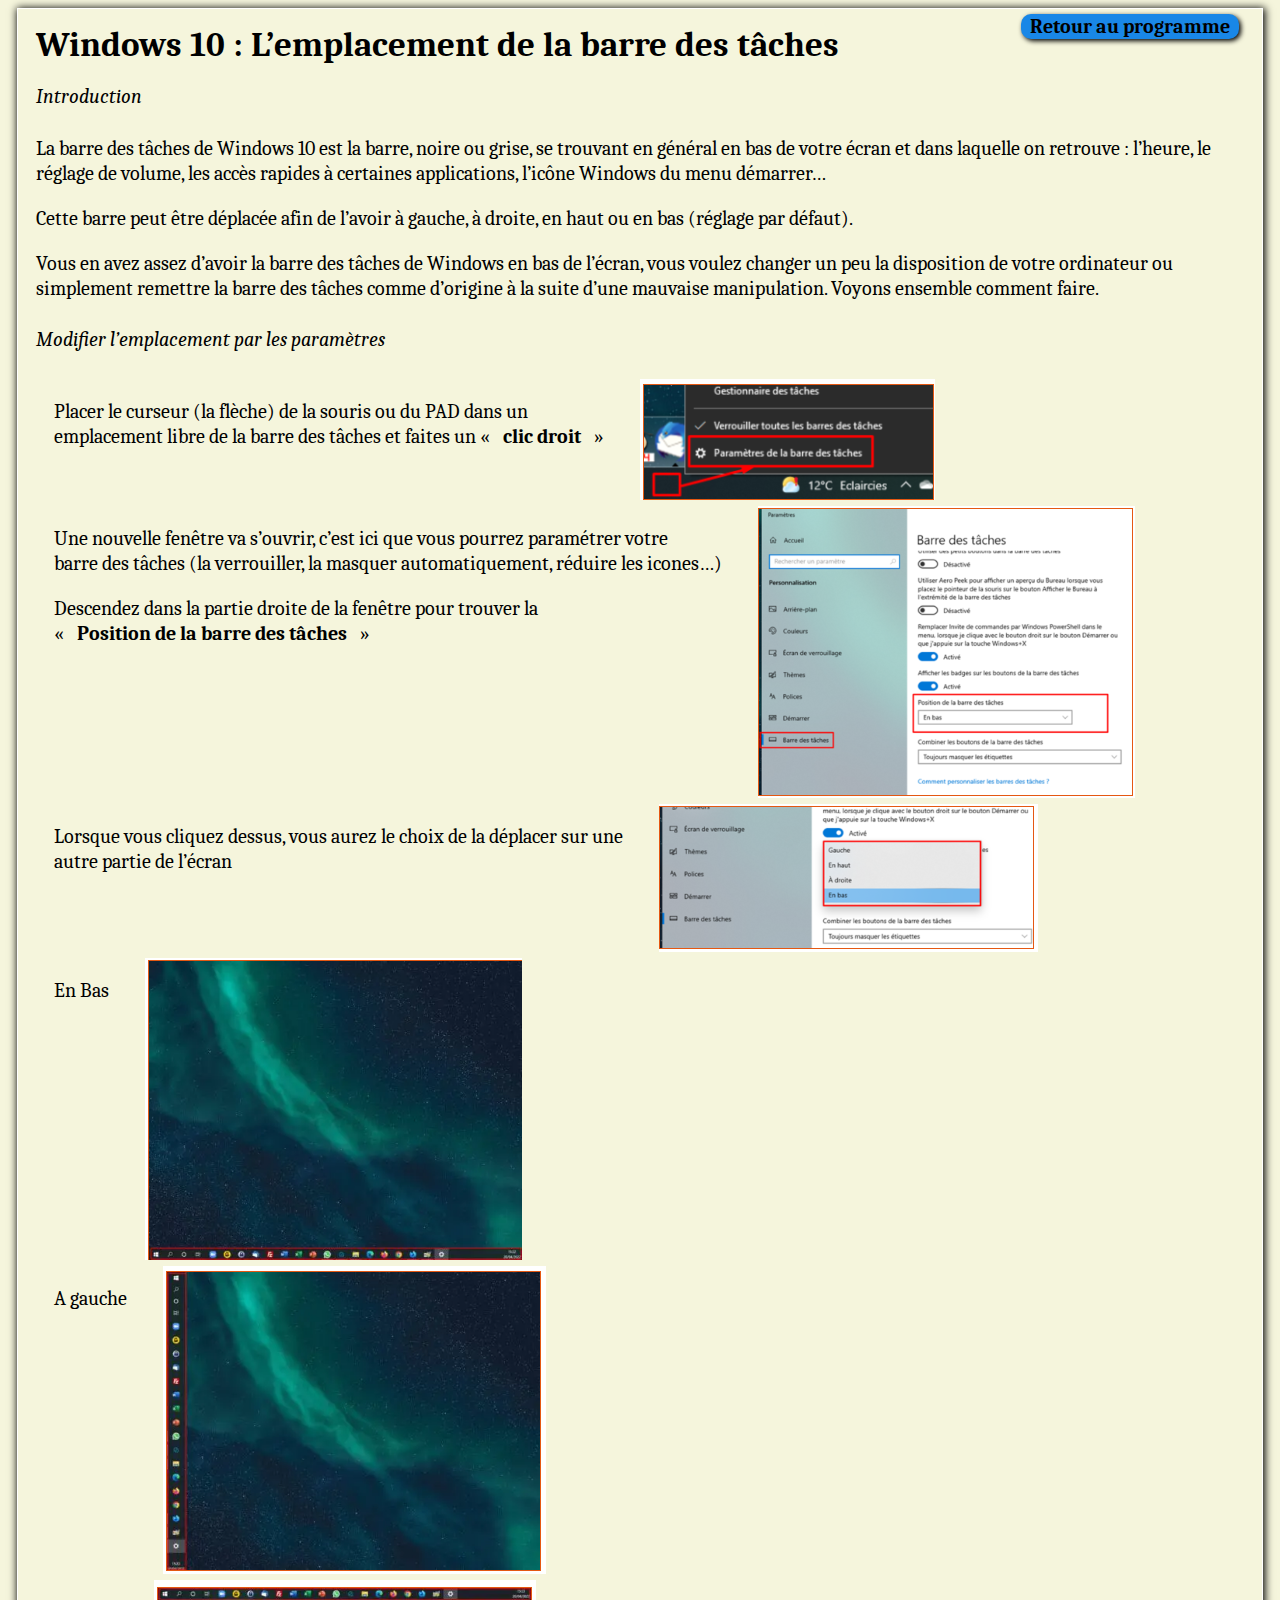
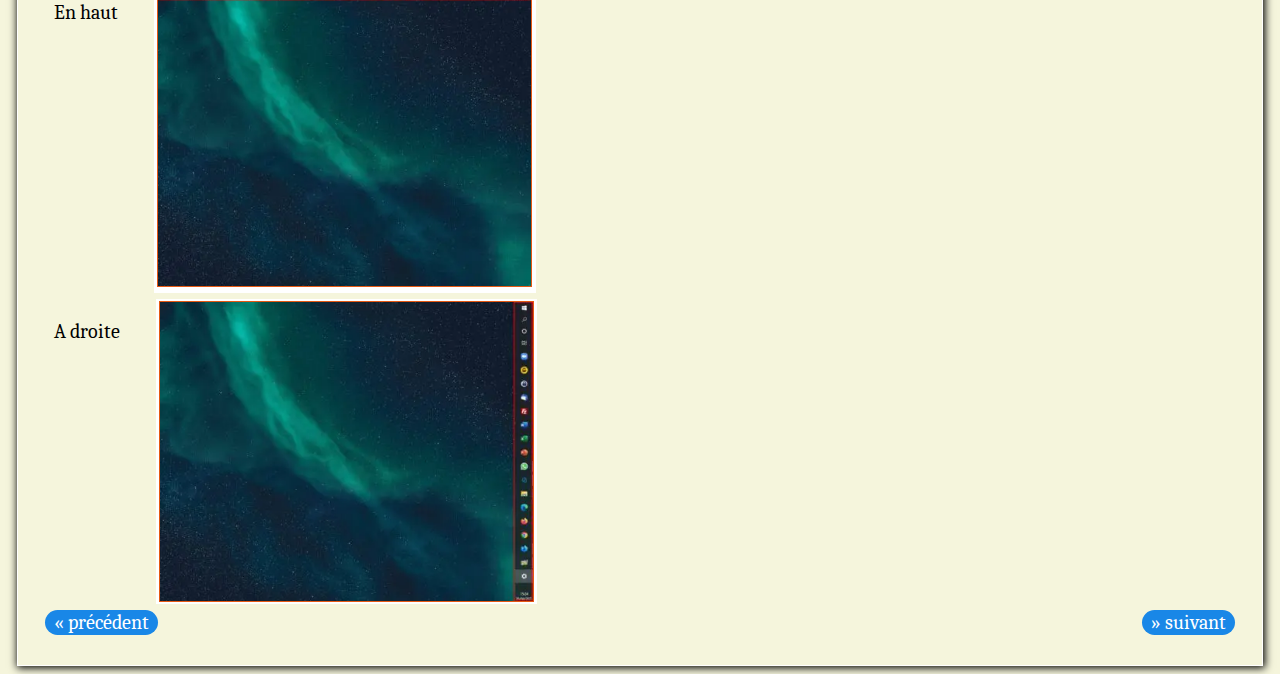
<file: cours_sur_la_bureautique/barre_des_tâches.html>
<!DOCTYPE html>
<html lang="en">
  <head>
    <meta charset="UTF-8" />
    <meta name="viewport" content="width=device-width, initial-scale=1.0" />
    <link rel="stylesheet" href="bureautique.css" />
    <title>Initiation à l'informatique</title>
  </head>
  <body>
    <nav>
      <a href="programme.html">Retour au programme</a>
    </nav>
    <h1>Windows 10 : L’emplacement de la barre des tâches</h1>
    <h4>Introduction</h4>
    <p>
      La barre des tâches de Windows 10 est la barre, noire ou grise, se
      trouvant en général en bas de votre écran et dans laquelle on retrouve :
      l’heure, le réglage de volume, les accès rapides à certaines applications,
      l’icône Windows du menu démarrer…
    </p>
    <p>
      Cette barre peut être déplacée afin de l’avoir à gauche, à droite, en haut
      ou en bas (réglage par défaut).
    </p>
    <p>
      Vous en avez assez d’avoir la barre des tâches de Windows en bas de
      l’écran, vous voulez changer un peu la disposition de votre ordinateur ou
      simplement remettre la barre des tâches comme d’origine à la suite d’une
      mauvaise manipulation. Voyons ensemble comment faire.
    </p>
    <h4>Modifier l’emplacement par les paramètres</h4>
    <div class="modifier">
      <div class="pa">
        <p>
          Placer le curseur (la flèche) de la souris ou du PAD dans un<br />
          emplacement libre de la barre des tâches et faites un «
          <span>clic droit</span> »
        </p>
      </div>
      <div class="image">
        <img src="images/barre.png" alt="" />
      </div>
    </div>
    <div class="modifier">
      <div class="pa">
        <p>
          Une nouvelle fenêtre va s’ouvrir, c’est ici que vous pourrez
          paramétrer votre <br />
          barre des tâches (la verrouiller, la masquer automatiquement, réduire
          les icones…)
        </p>
        <p>
          Descendez dans la partie droite de la fenêtre pour trouver la <br />
          « <span>Position de la barre des tâches</span> »
        </p>
      </div>
      <div class="image">
        <img src="images/tâches.png" alt="" />
      </div>
    </div>

    <div class="modifier">
      <div class="pa">
        <p>
          Lorsque vous cliquez dessus, vous aurez le choix de la déplacer sur
          une <br />autre partie de l’écran
        </p>
      </div>
      <div class="image">
        <img src="images/clic.png" alt="" />
      </div>
    </div>
    <div class="modifier">
      <div class="pa">
        <p>En Bas</p>
      </div>
      <div class="image">
        <img src="images/bas.png" alt="image de la barre de tâche bas" />
      </div>
    </div>

    <div class="modifier">
      <div class="pa">
        <p>A gauche</p>
      </div>
      <div class="image">
        <img src="images/A gauche.png" alt="image de la barre de tâche gauche" />
      </div>
    </div>

    <div class="modifier">
      <div class="pa">
        <p>En haut</p>
      </div>
      <div class="image">
        <img src="images/en haut.png" alt="image de la barre de tâche haut" />
      </div>
    </div>

    <div class="modifier">
      <div class="pa">
        <p>A droite</p>
      </div>
      <div class="image">
        <img src="images/droite.png" alt="image de la barre de tâche gauche" />
      </div>
    </div>
    <footer>
      <!-- <a href="bureautique.html" class="previous">&laquo; Previous</a>
            <a href="bureau.html" class="next">Next &raquo;</a> -->

      <div class="avant">
        <a href="Menu.html" class="previous">&laquo; précédent</a>
      </div>
      <div class="apres">
        <a href="explorateur_de_fichiers.html" class="next"> &raquo; suivant</a>
      </div>
    </footer>
  </body>
</html>
</file>
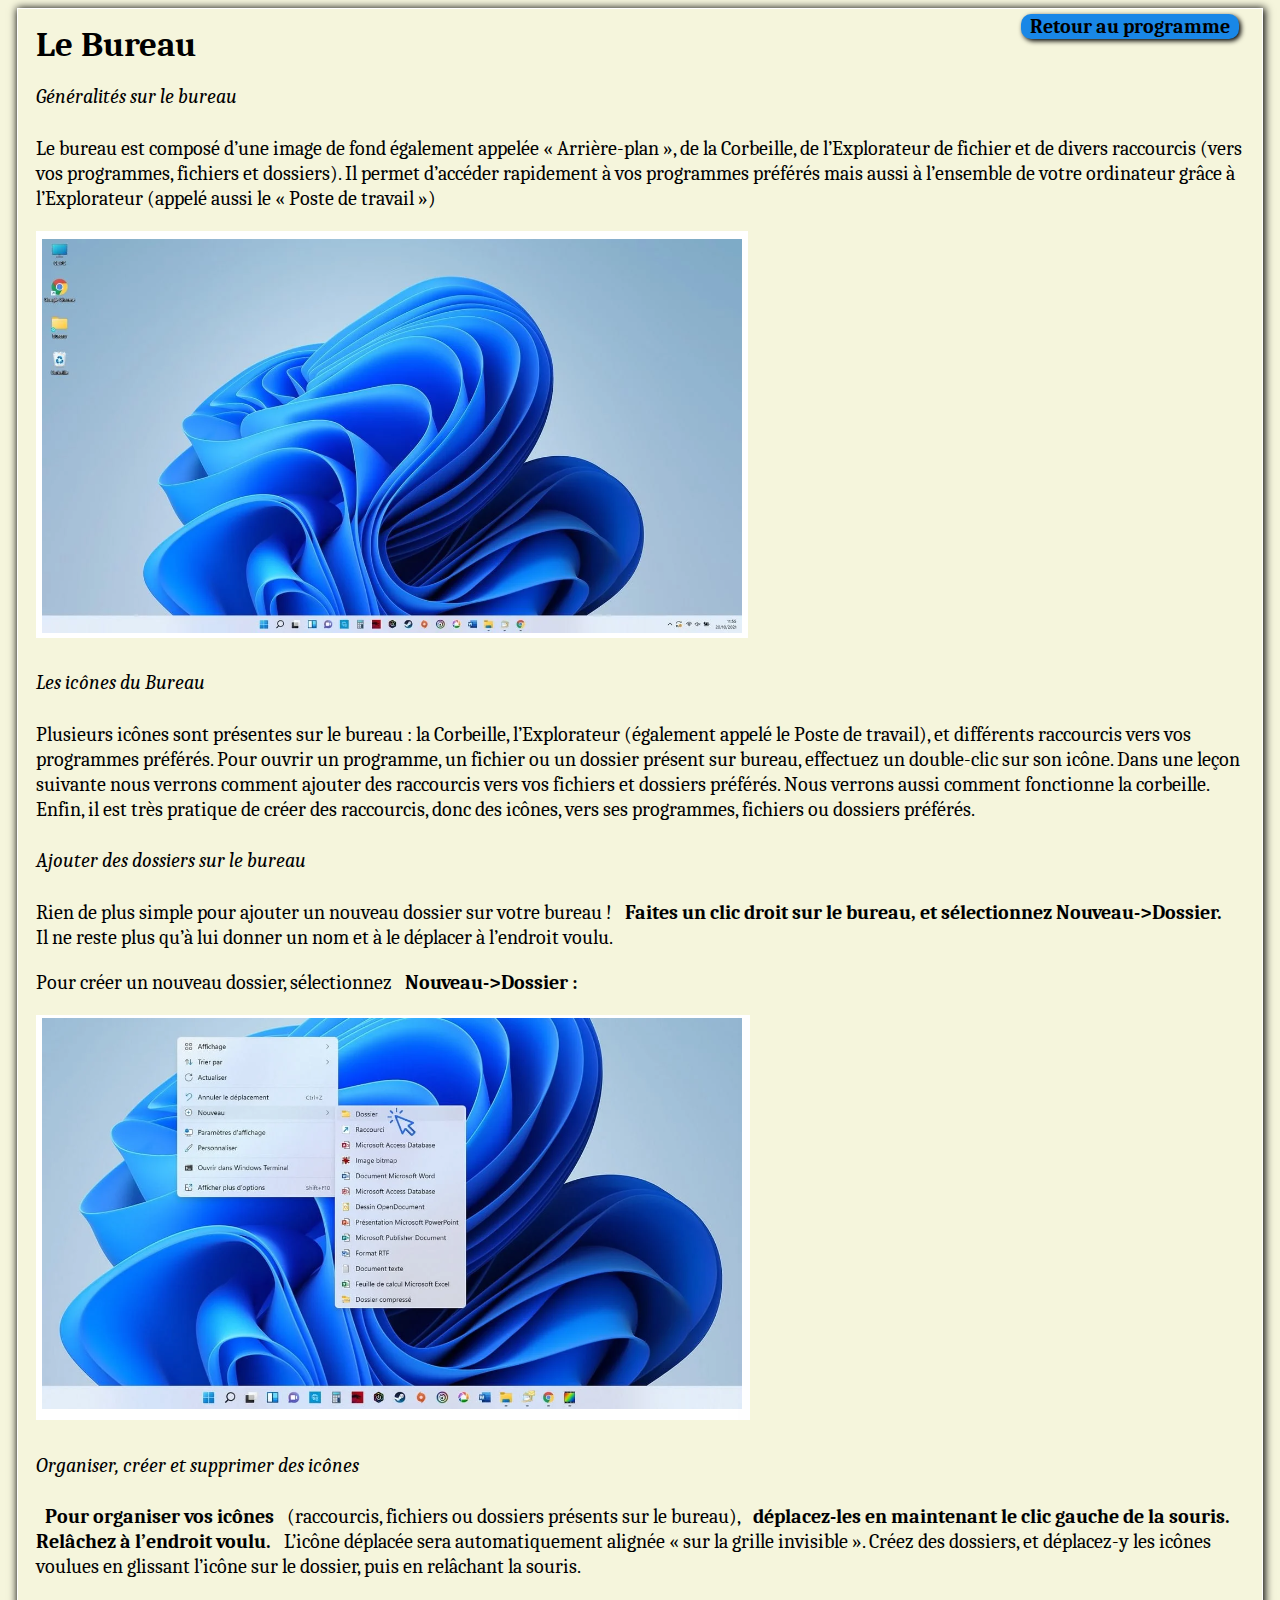
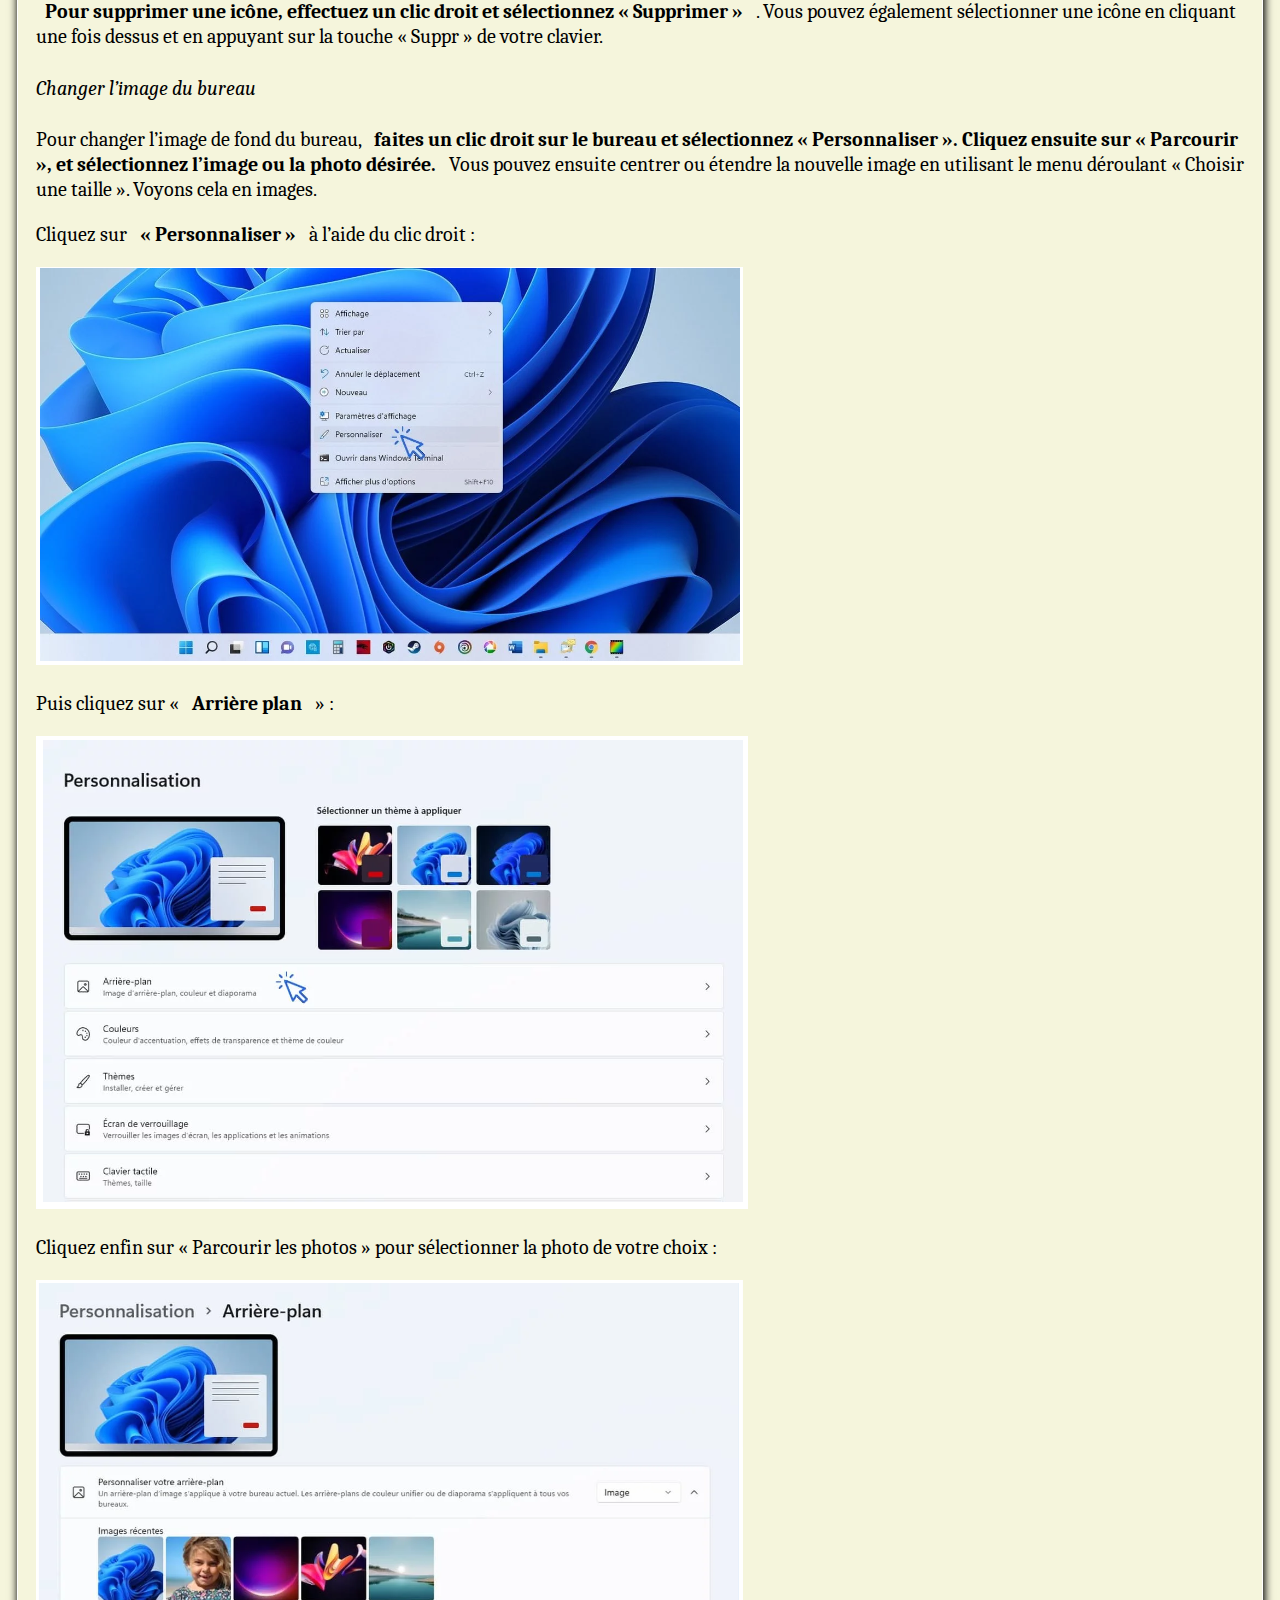
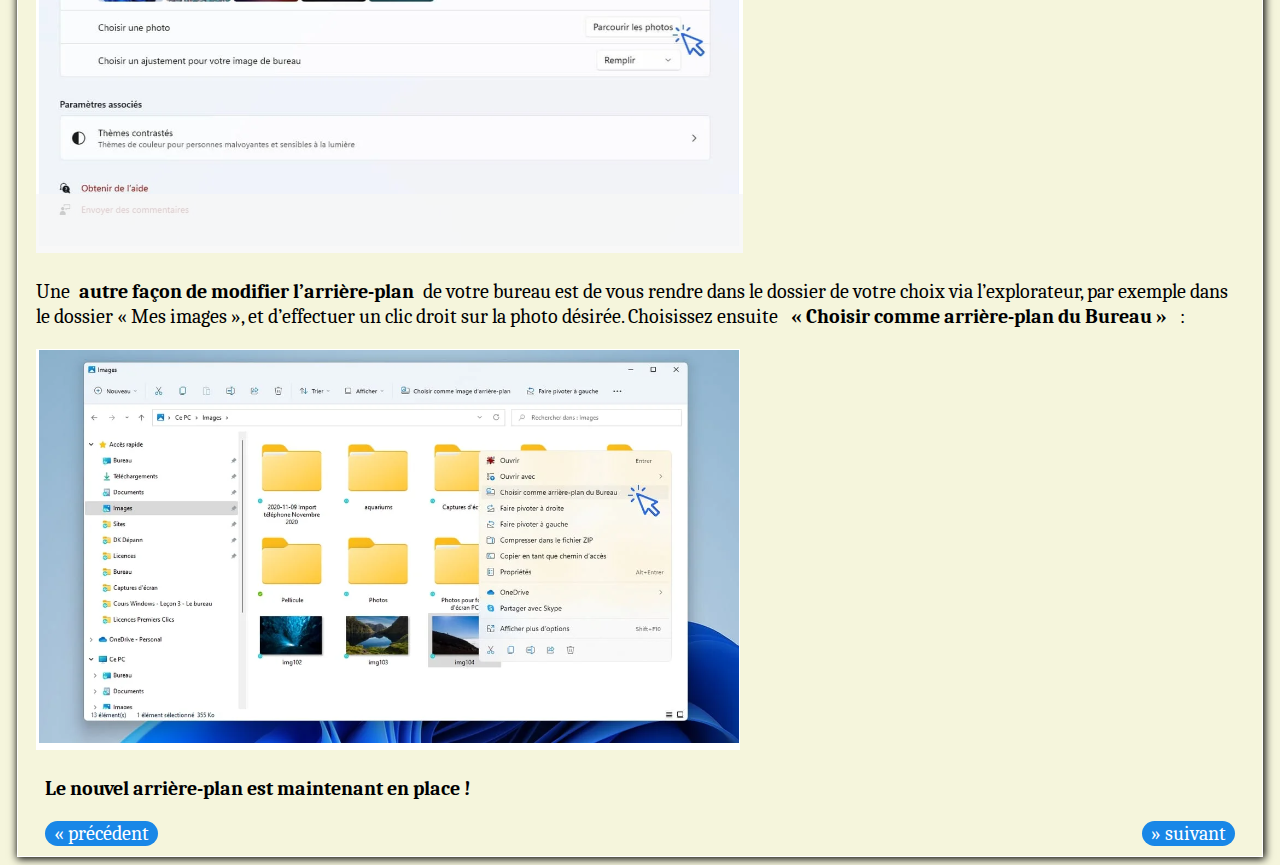
<file: cours_sur_la_bureautique/bureau.html>
<!DOCTYPE html>
<html lang="en">
  <head>
    <meta charset="UTF-8" />
    <meta name="viewport" content="width=device-width, initial-scale=1.0" />
    <link rel="stylesheet" href="bureautique.css" />
    <title>Initiation à l'informatique</title>
  </head>
  <body>
    <nav>
      <a href="programme.html">Retour au programme</a>
    </nav>
    <h1>Le Bureau</h1>
    <h4>Généralités sur le bureau</h4>
    <p>
      Le bureau est composé d’une image de fond également appelée « Arrière-plan
      », de la Corbeille, de l’Explorateur de fichier et de divers raccourcis
      (vers vos programmes, fichiers et dossiers). Il permet d’accéder
      rapidement à vos programmes préférés mais aussi à l’ensemble de votre
      ordinateur grâce à l’Explorateur (appelé aussi le « Poste de travail »)
    </p>
    <img src="images/bureau.png" alt="ecran de bureau" />
    <h4>Les icônes du Bureau</h4>
    <p>
      Plusieurs icônes sont présentes sur le bureau : la Corbeille,
      l’Explorateur (également appelé le Poste de travail), et différents
      raccourcis vers vos programmes préférés. Pour ouvrir un programme, un
      fichier ou un dossier présent sur bureau, effectuez un double-clic sur son
      icône. Dans une leçon suivante nous verrons comment ajouter des raccourcis
      vers vos fichiers et dossiers préférés. Nous verrons aussi comment
      fonctionne la corbeille. Enfin, il est très pratique de créer des
      raccourcis, donc des icônes, vers ses programmes, fichiers ou dossiers
      préférés.
    </p>
    <h4>Ajouter des dossiers sur le bureau</h4>
    <p>
      Rien de plus simple pour ajouter un nouveau dossier sur votre bureau !
      <span
        >Faites un clic droit sur le bureau, et sélectionnez
        Nouveau->Dossier.</span
      >
      Il ne reste plus qu’à lui donner un nom et à le déplacer à l’endroit
      voulu.
    </p>
    <p>
      Pour créer un nouveau dossier, sélectionnez
      <span>Nouveau->Dossier :</span>
    </p>
    <img src="images/icone.png" alt="icone" />
    <h4>Organiser, créer et supprimer des icônes</h4>
    <p>
      <span>Pour organiser vos icônes</span> (raccourcis, fichiers ou dossiers
      présents sur le bureau),
      <span
        >déplacez-les en maintenant le clic gauche de la souris. Relâchez à
        l’endroit voulu.</span
      >
      L’icône déplacée sera automatiquement alignée « sur la grille invisible ».
      Créez des dossiers, et déplacez-y les icônes voulues en glissant l’icône
      sur le dossier, puis en relâchant la souris.
    </p>
    <p>
      <span
        >Pour supprimer une icône, effectuez un clic droit et sélectionnez «
        Supprimer »</span
      >
      . Vous pouvez également sélectionner une icône en cliquant une fois dessus
      et en appuyant sur la touche « Suppr » de votre clavier.
    </p>
    <h4>Changer l’image du bureau</h4>
    <p>
      Pour changer l’image de fond du bureau,
      <span
        >faites un clic droit sur le bureau et sélectionnez « Personnaliser ».
        Cliquez ensuite sur « Parcourir », et sélectionnez l’image ou la photo
        désirée.</span
      >
      Vous pouvez ensuite centrer ou étendre la nouvelle image en utilisant le
      menu déroulant « Choisir une taille ». Voyons cela en images.
    </p>
    <p>Cliquez sur <span>« Personnaliser »</span> à l’aide du clic droit :</p>
    <img src="images/person.png" alt="image de Personnaliser" />
    <p>Puis cliquez sur « <span>Arrière plan</span> » :</p>
    <img src="images/pern.png" alt="image" />
    <p>
      Cliquez enfin sur « Parcourir les photos » pour sélectionner la photo de
      votre choix :
    </p>
    <img src="images/arriere.png" alt="image" />
    <p>
      Une<span>autre façon de modifier l’arrière-plan</span>de votre bureau est de vous
      rendre dans le dossier de votre choix via l’explorateur, par exemple dans
      le dossier « Mes images », et d’effectuer un clic droit sur la photo
      désirée. Choisissez ensuite <span>« Choisir comme arrière-plan du Bureau »</span> :
    </p>
    <img src="images/plan.png" alt="picture">
    <p><span>Le nouvel arrière-plan est maintenant en place !</span></p>

    <footer>
      <!-- <a href="bureautique.html" class="previous">&laquo; Previous</a>
        <a href="bureau.html" class="next">Next &raquo;</a> -->

      <div class="avant">
        <a href="clavier.html" class="previous">&laquo; précédent</a>
      </div>
      <div class="apres">
        <a href="Menu.html" class="next"> &raquo; suivant</a>
      </div>
    </footer>
  </body>
</html>
</file>
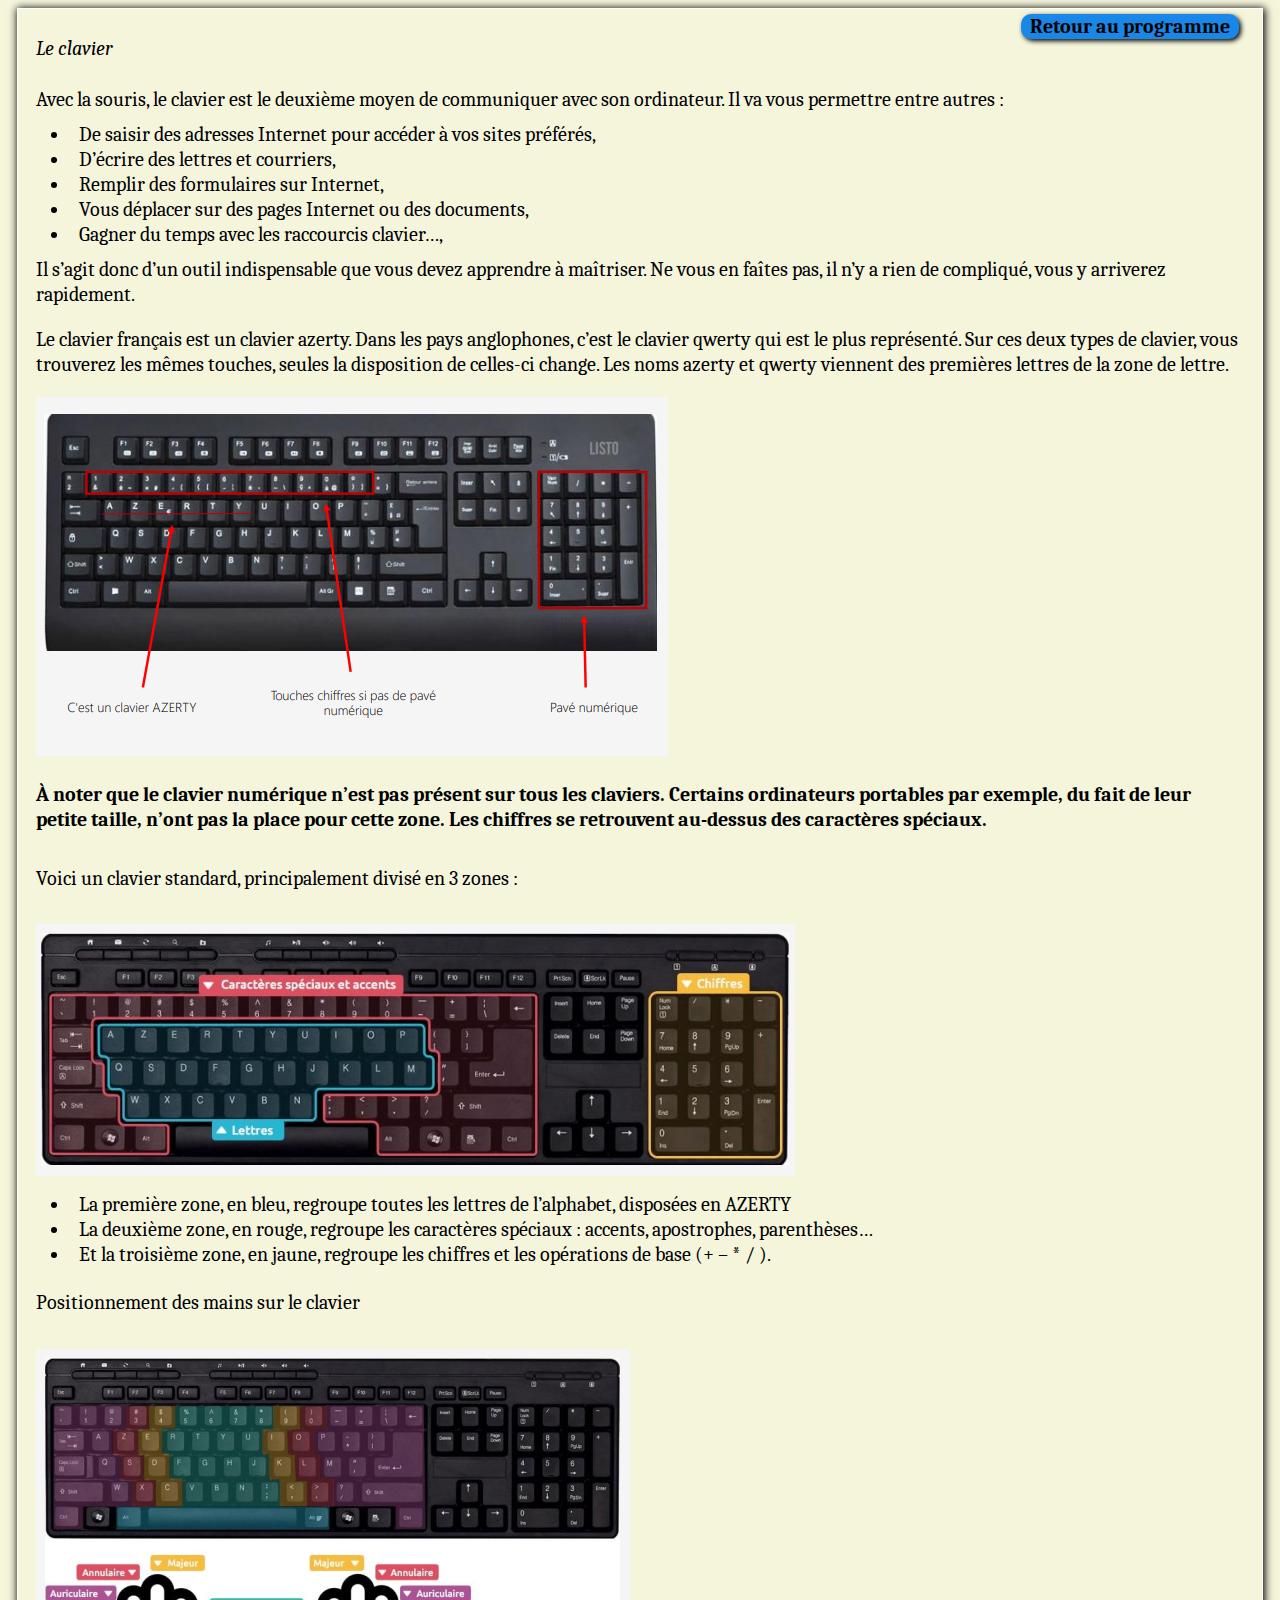
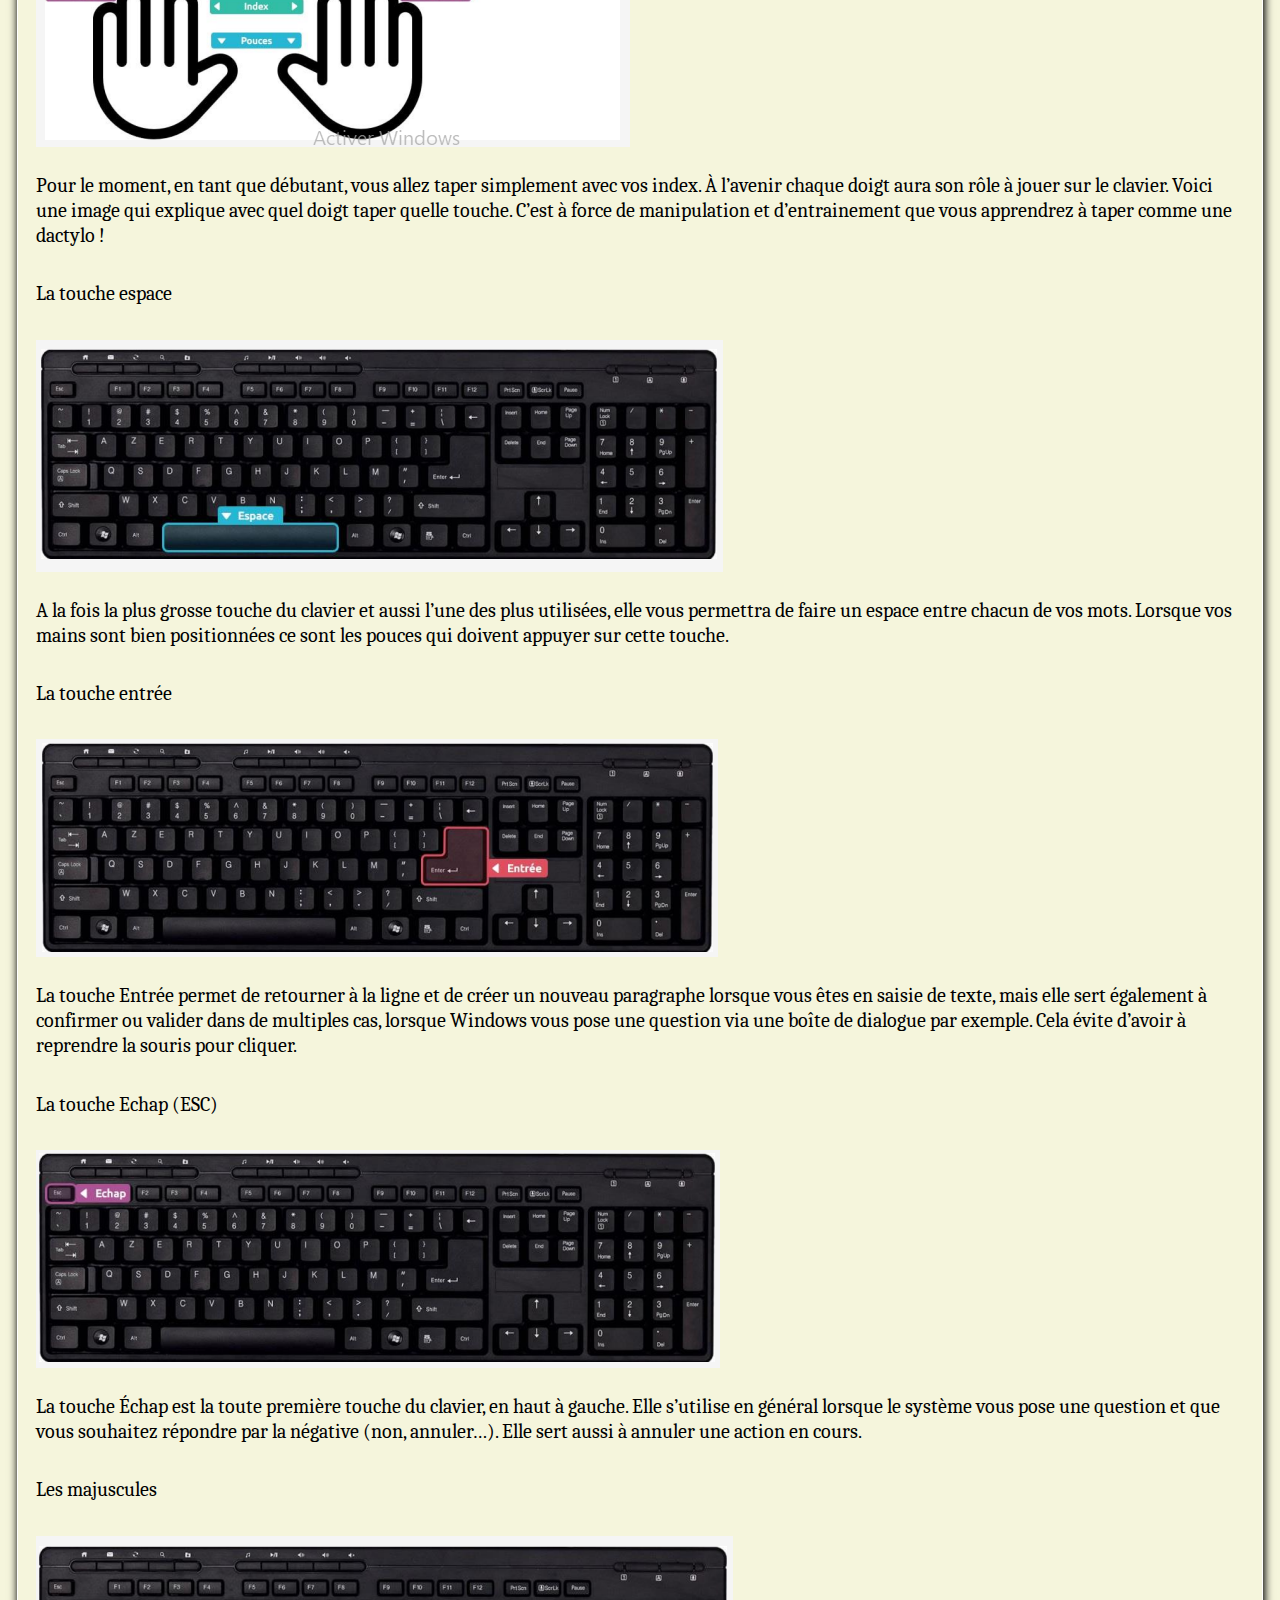
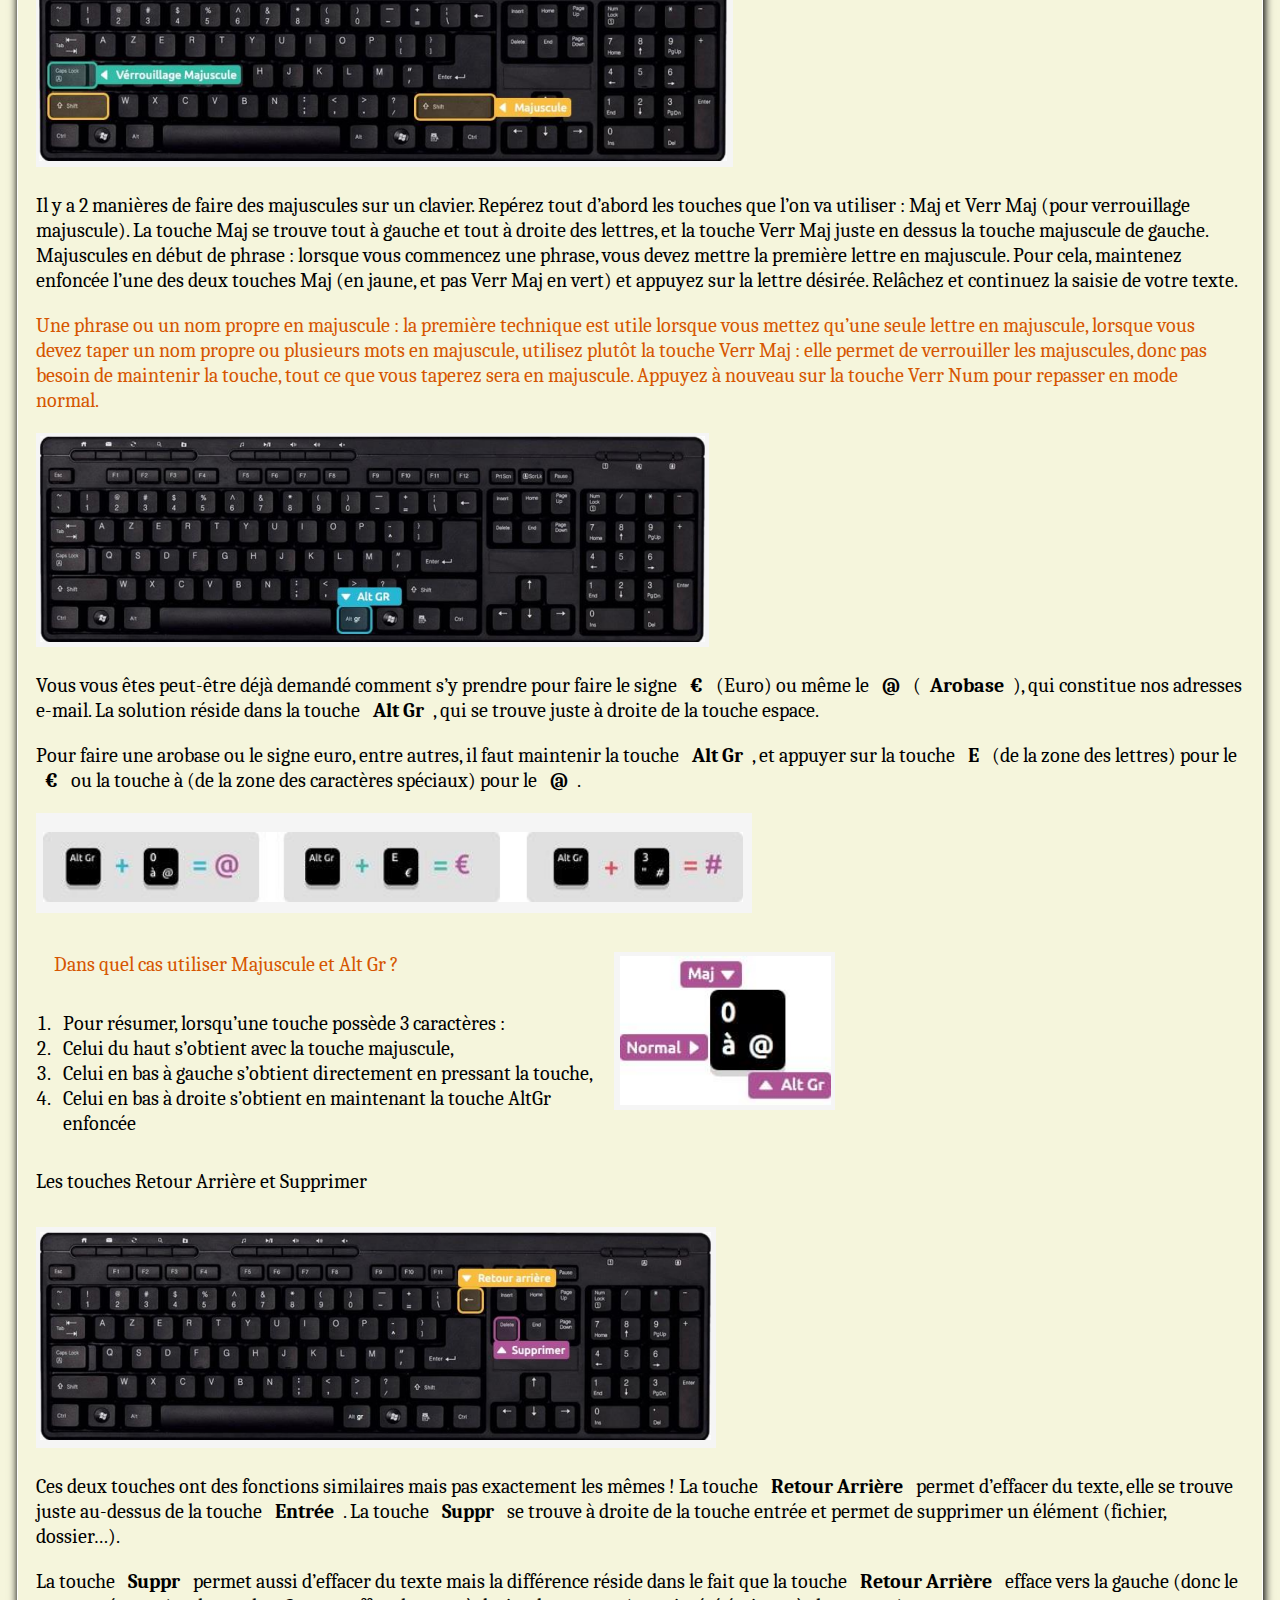
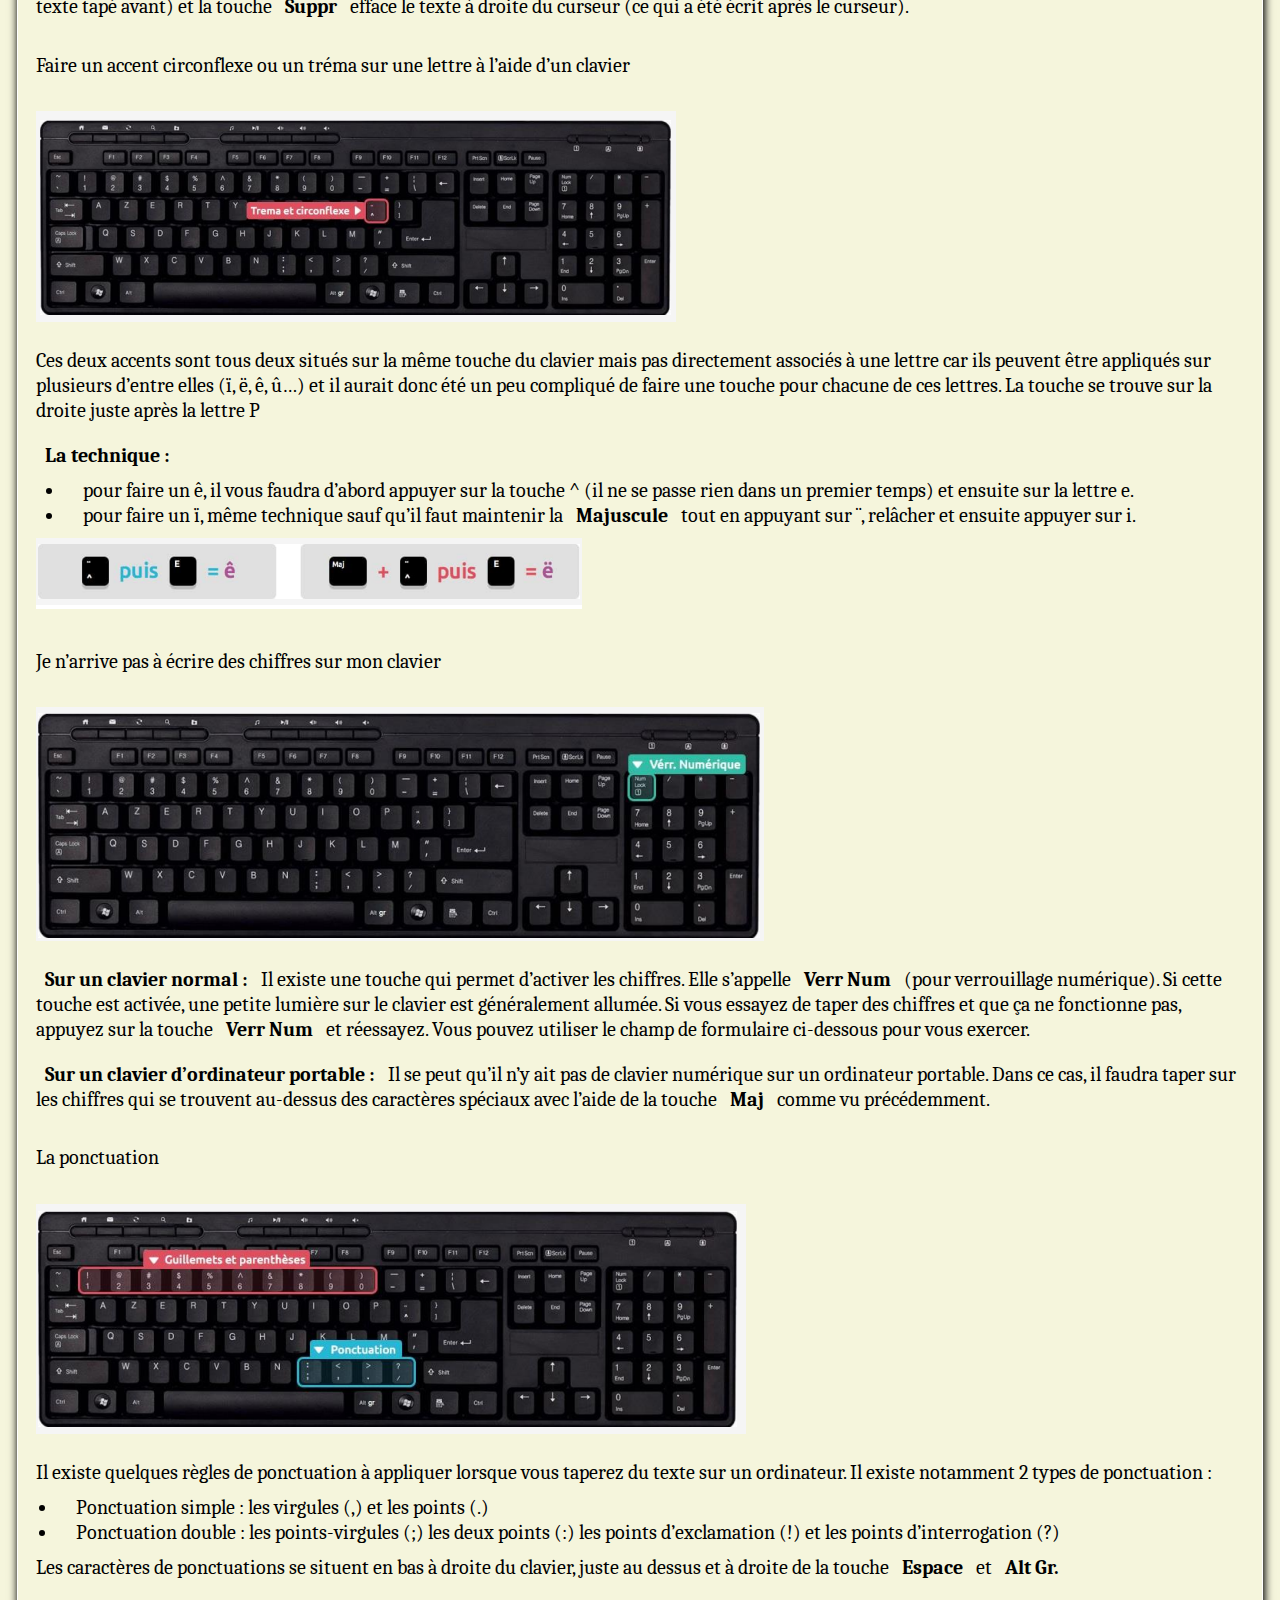
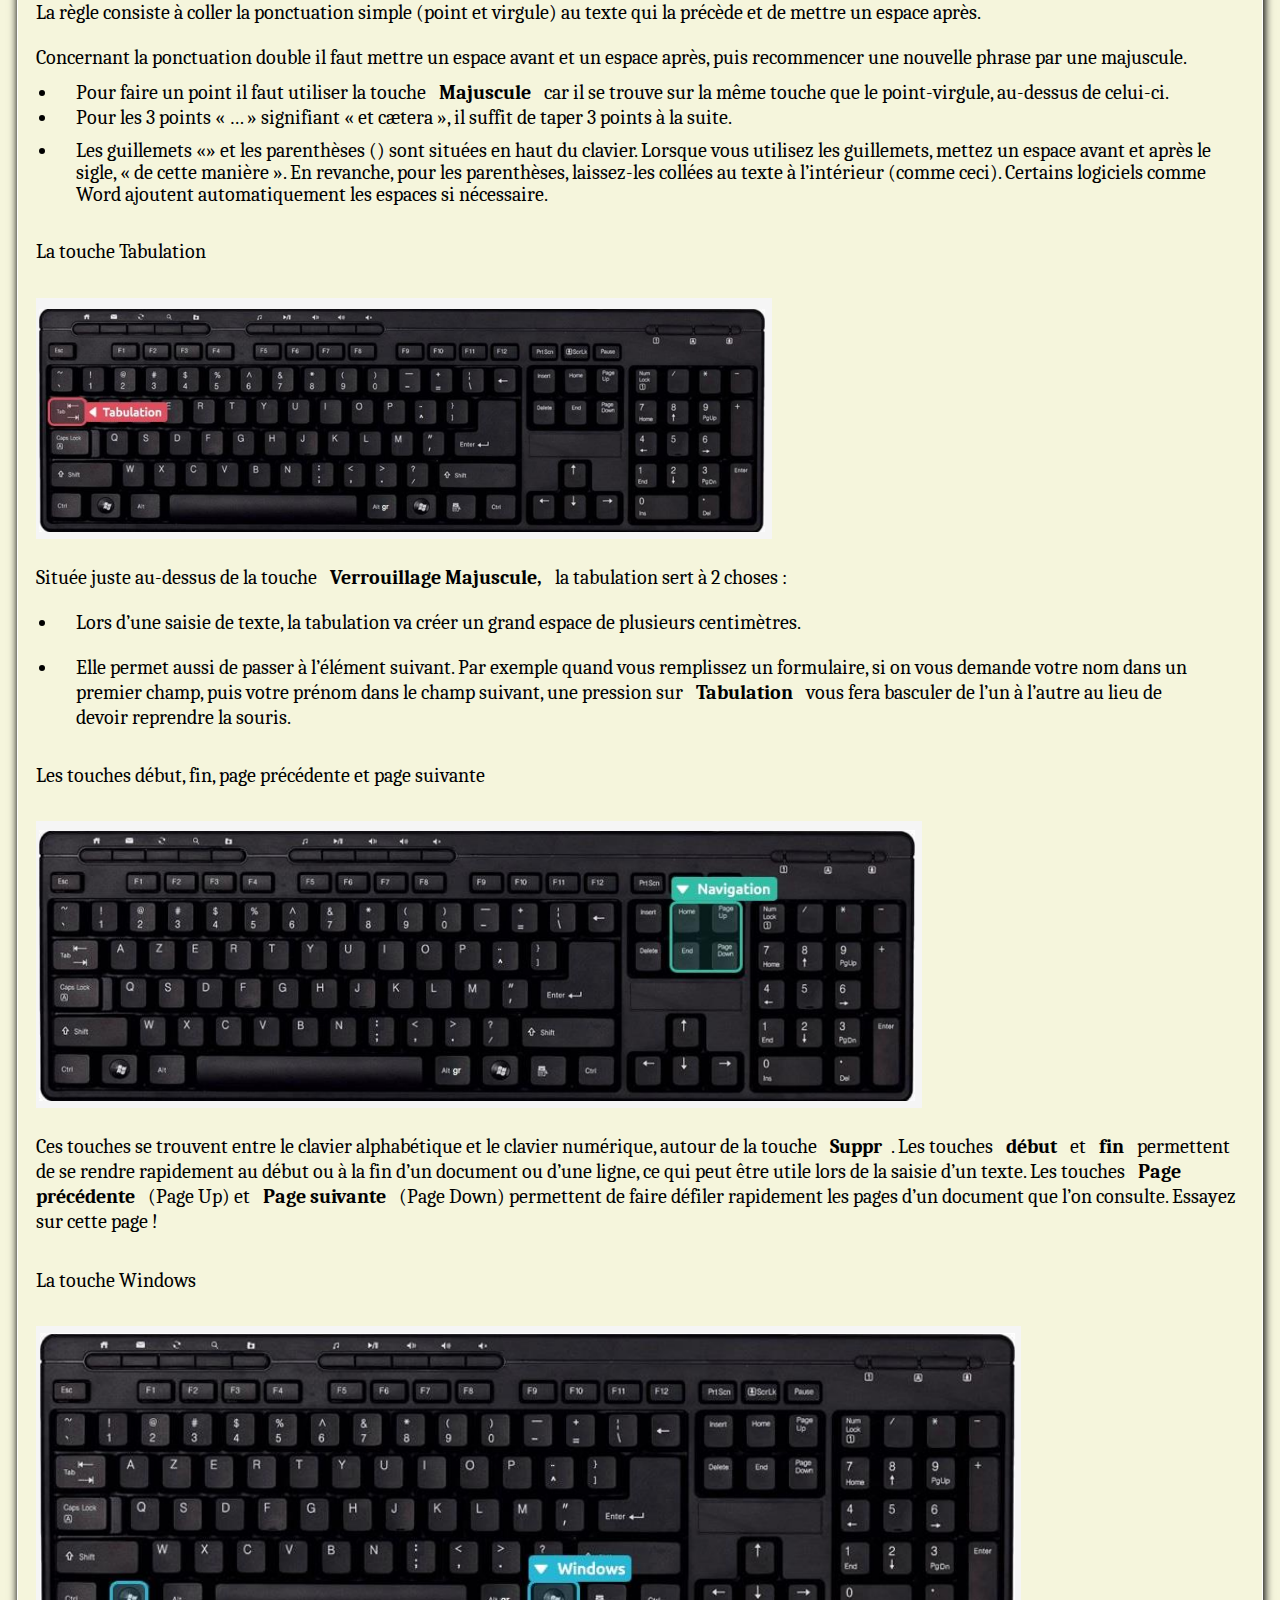
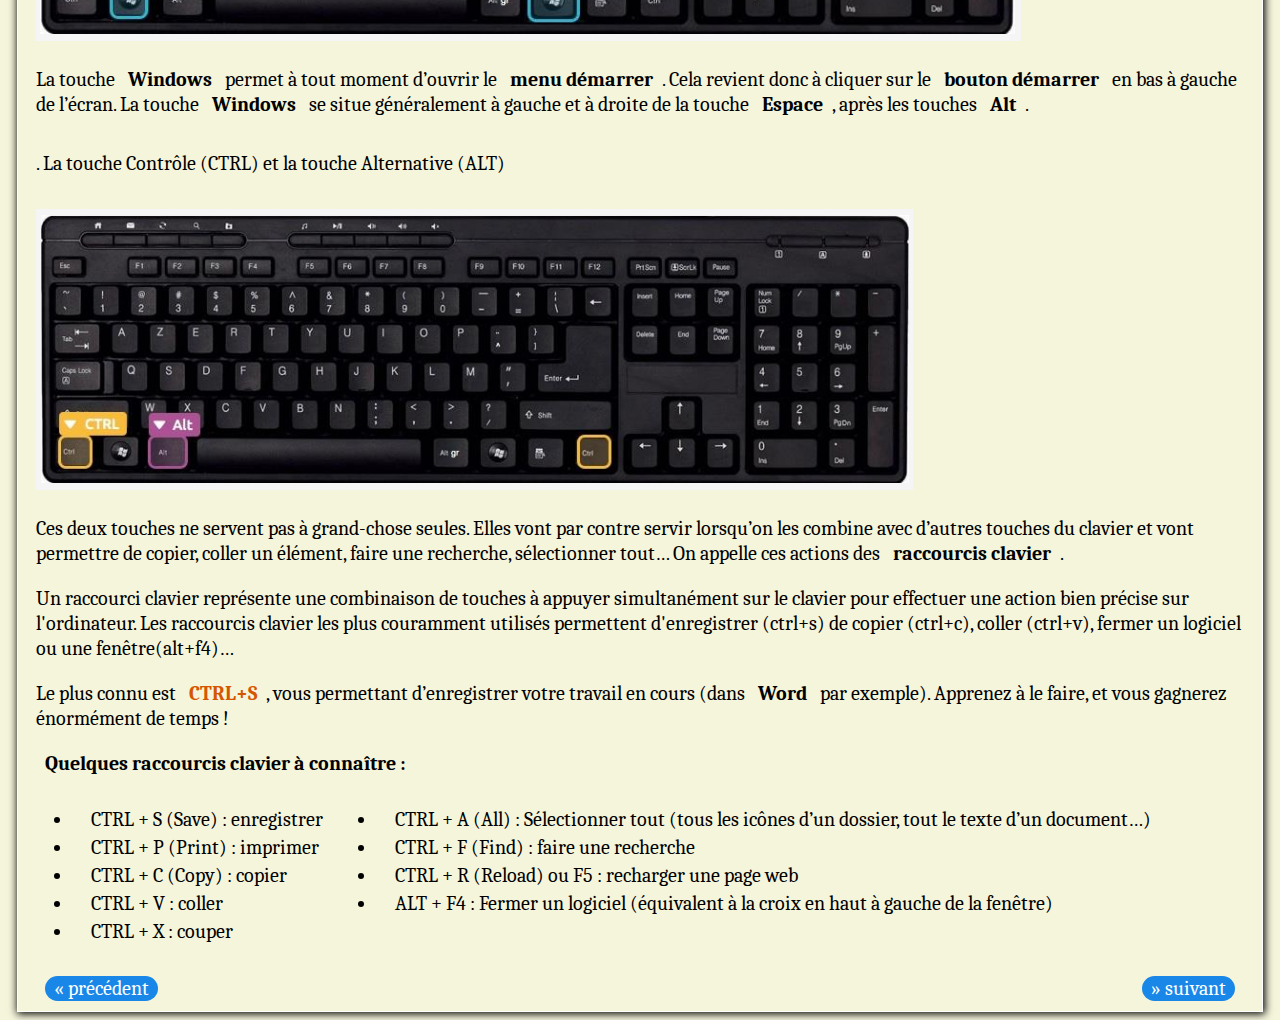
<file: cours_sur_la_bureautique/clavier.html>
<!DOCTYPE html>
<html lang="en">
  <head>
    <meta charset="UTF-8" />
    <meta name="viewport" content="width=device-width, initial-scale=1.0" />
    <link rel="stylesheet" href="bureautique.css" />
    <title>Initiation à l'informatique</title>
  </head>
  <body>
    <nav>
      <a href="programme.html">Retour au programme</a>
    </nav>
    <h4>Le clavier</h4>
    <p>
      Avec la souris, le clavier est le deuxième moyen de communiquer avec son
      ordinateur. Il va vous permettre entre autres :
    </p>
    <div class="clavier">
      <ul>
        <li>
          De saisir des adresses Internet pour accéder à vos sites préférés,
        </li>
      </ul>
      <ul>
        <li>D’écrire des lettres et courriers,</li>
      </ul>
      <ul>
        <li>Remplir des formulaires sur Internet,</li>
      </ul>
      <ul>
        <li>Vous déplacer sur des pages Internet ou des documents,</li>
      </ul>
      <ul>
        <li>Gagner du temps avec les raccourcis clavier…,</li>
      </ul>
    </div>
    <p>
      Il s’agit donc d’un outil indispensable que vous devez apprendre à
      maîtriser. Ne vous en faîtes pas, il n’y a rien de compliqué, vous y
      arriverez rapidement.
    </p>
    <p>
      Le clavier français est un clavier azerty. Dans les pays anglophones,
      c’est le clavier qwerty qui est le plus représenté. Sur ces deux types de
      clavier, vous trouverez les mêmes touches, seules la disposition de
      celles-ci change. Les noms azerty et qwerty viennent des premières lettres
      de la zone de lettre.
    </p>
    <img src="images/clavier-d'un.png" alt="clavier d'un ordinateur" />
    <p class="bold">
      À noter que le clavier numérique n’est pas présent sur tous les claviers.
      Certains ordinateurs portables par exemple, du fait de leur petite taille,
      n’ont pas la place pour cette zone. Les chiffres se retrouvent au-dessus
      des caractères spéciaux.
    </p>
    <h5>Voici un clavier standard, principalement divisé en 3 zones :</h5>
    <img src="images/Clavier_d.png" alt="clavier standard" />
    <div class="clavier">
      <ul>
        <li>
          La première zone, en bleu, regroupe toutes les lettres de l’alphabet,
          disposées en AZERTY
        </li>
      </ul>
      <ul>
        <li>
          La deuxième zone, en rouge, regroupe les caractères spéciaux :
          accents, apostrophes, parenthèses…
        </li>
      </ul>
      <ul>
        <li>
          Et la troisième zone, en jaune, regroupe les chiffres et les
          opérations de base (+ – * / ).
        </li>
      </ul>
    </div>
    <!-- <div class="decouvrir"> -->
      <h5>Positionnement des mains sur le clavier</h5>
      <!-- <br /> -->
      <img
        src="images/clavier-posi.png"
        alt="position des mains sur le clavier"
      />
     <!-- <div class="resp"> -->
      <p>
        Pour le moment, en tant que débutant, vous allez taper simplement avec
        vos index. À l’avenir chaque doigt aura son rôle à jouer sur le clavier.
        Voici une image qui explique avec quel doigt taper quelle touche. C’est
        à force de manipulation et d’entrainement que vous apprendrez à taper
        comme une dactylo !
      </p>
     <!-- </div> -->
    <!-- </div> -->
    <h5>La touche espace</h5>
    <img src="images/touche_espace.png" alt="touche espace" />
    <p>
      A la fois la plus grosse touche du clavier et aussi l’une des plus
      utilisées, elle vous permettra de faire un espace entre chacun de vos
      mots. Lorsque vos mains sont bien positionnées ce sont les pouces qui
      doivent appuyer sur cette touche.
    </p>
    <h5>La touche entrée</h5>
    <img src="images/touche_entrée.png" alt="image de la touche entrée" />
    <p>
      La touche Entrée permet de retourner à la ligne et de créer un nouveau
      paragraphe lorsque vous êtes en saisie de texte, mais elle sert également
      à confirmer ou valider dans de multiples cas, lorsque Windows vous pose
      une question via une boîte de dialogue par exemple. Cela évite d’avoir à
      reprendre la souris pour cliquer.
    </p>
    <h5>La touche Echap (ESC)</h5>
    <img src="images/touche_esc.png" alt="La touche Echap (ESC)" />
    <p>
      La touche Échap est la toute première touche du clavier, en haut à gauche.
      Elle s’utilise en général lorsque le système vous pose une question et que
      vous souhaitez répondre par la négative (non, annuler…). Elle sert aussi à
      annuler une action en cours.
    </p>
    <h5>Les majuscules</h5>
    <img src="images/touches_importante.png" alt="les touches importante" />
    <p>
      Il y a 2 manières de faire des majuscules sur un clavier. Repérez tout
      d’abord les touches que l’on va utiliser : Maj et Verr Maj (pour
      verrouillage majuscule). La touche Maj se trouve tout à gauche et tout à
      droite des lettres, et la touche Verr Maj juste en dessus la touche
      majuscule de gauche. Majuscules en début de phrase : lorsque vous
      commencez une phrase, vous devez mettre la première lettre en majuscule.
      Pour cela, maintenez enfoncée l’une des deux touches Maj (en jaune, et pas
      Verr Maj en vert) et appuyez sur la lettre désirée. Relâchez et continuez
      la saisie de votre texte.
    </p>
    <p class="red">
      Une phrase ou un nom propre en majuscule : la première technique est utile
      lorsque vous mettez qu’une seule lettre en majuscule, lorsque vous devez
      taper un nom propre ou plusieurs mots en majuscule, utilisez plutôt la
      touche Verr Maj : elle permet de verrouiller les majuscules, donc pas
      besoin de maintenir la touche, tout ce que vous taperez sera en majuscule.
      Appuyez à nouveau sur la touche Verr Num pour repasser en mode normal.
    </p>

    <img src="images/altgr.png" alt="La touche altgr" />
    <p>
      Vous vous êtes peut-être déjà demandé comment s’y prendre pour faire le
      signe <span>€</span> (Euro) ou même le
      <span>@</span> (<span>Arobase</span>), qui constitue nos adresses e-mail.
      La solution réside dans la touche <span>Alt Gr</span>, qui se trouve juste
      à droite de la touche espace.
    </p>

    <p>
      Pour faire une arobase ou le signe euro, entre autres, il faut maintenir
      la touche <span>Alt Gr</span>, et appuyer sur la touche <span>E</span> (de
      la zone des lettres) pour le <span>€</span> ou la touche à (de la zone des
      caractères spéciaux) pour le <span>@</span>.
    </p>
    <img src="images/les.png" alt="touches_importante" />

    <div class="touche">
      <img src="images/touche.png" alt="image de la touche" />
      <div class="red">
        <h5>Dans quel cas utiliser Majuscule et Alt Gr ?</h5>
        <ol class="black">
          <li>Pour résumer, lorsqu’une touche possède 3 caractères :</li>
          <li>Celui du haut s’obtient avec la touche majuscule,</li>
          <li>
            Celui en bas à gauche s’obtient directement en pressant la touche,
          </li>
          <li>
            Celui en bas à droite s’obtient en maintenant la touche AltGr
            enfoncée
          </li>
        </ol>
      </div>
    </div>
    <h5>Les touches Retour Arrière et Supprimer</h5>
    <img src="images/touche_sup.png" alt="toucne Supprimer" />
    <p>
      Ces deux touches ont des fonctions similaires mais pas exactement les
      mêmes ! La touche <span>Retour Arrière</span> permet d’effacer du texte,
      elle se trouve juste au-dessus de la touche <span>Entrée</span>. La touche
      <span>Suppr</span> se trouve à droite de la touche entrée et permet de
      supprimer un élément (fichier, dossier…).
    </p>

    <p>
      La touche<span> Suppr</span> permet aussi d’effacer du texte mais la
      différence réside dans le fait que la touche
      <span>Retour Arrière</span> efface vers la gauche (donc le texte tapé
      avant) et la touche <span>Suppr</span> efface le texte à droite du curseur
      (ce qui a été écrit après le curseur).
    </p>

    <h5>
      Faire un accent circonflexe ou un tréma sur une lettre à l’aide d’un
      clavier
    </h5>
    <img src="images/trema.png" alt="la tourche trema" />
    <p>
      Ces deux accents sont tous deux situés sur la même touche du clavier mais
      pas directement associés à une lettre car ils peuvent être appliqués sur
      plusieurs d’entre elles (ï, ë, ê, û…) et il aurait donc été un peu
      compliqué de faire une touche pour chacune de ces lettres. La touche se
      trouve sur la droite juste après la lettre P
    </p>
    <p><span>La technique :</span></p>
    <div class="tech">
      <ul>
        <li>
          <p>
            pour faire un ê, il vous faudra d’abord appuyer sur la touche ^ (il
            ne se passe rien dans un premier temps) et ensuite sur la lettre e.
          </p>
        </li>
        <li>
          <p>
            pour faire un ï, même technique sauf qu’il faut maintenir la
            <span>Majuscule</span> tout en appuyant sur ¨, relâcher et ensuite
            appuyer sur i.
          </p>
        </li>
      </ul>
    </div>
    <img src="images/maj.png" alt="la touche maj" />

    <h5>Je n’arrive pas à écrire des chiffres sur mon clavier</h5>
    <img src="images/verr.png" alt="la touche verr" />
    <p>
      <span>Sur un clavier normal :</span> Il existe une touche qui permet
      d’activer les chiffres. Elle s’appelle <span>Verr Num</span> (pour
      verrouillage numérique). Si cette touche est activée, une petite lumière
      sur le clavier est généralement allumée. Si vous essayez de taper des
      chiffres et que ça ne fonctionne pas, appuyez sur la touche
      <span>Verr Num</span> et réessayez. Vous pouvez utiliser le champ de
      formulaire ci-dessous pour vous exercer.
    </p>
    <p>
      <span>Sur un clavier d’ordinateur portable :</span> Il se peut qu’il n’y
      ait pas de clavier numérique sur un ordinateur portable. Dans ce cas, il
      faudra taper sur les chiffres qui se trouvent au-dessus des caractères
      spéciaux avec l’aide de la touche <span>Maj</span> comme vu précédemment.
    </p>

    <h5>La ponctuation</h5>
    <img src="images/ponctuation.png" alt="touche ponctuation" />
    <p>
      Il existe quelques règles de ponctuation à appliquer lorsque vous taperez
      du texte sur un ordinateur. Il existe notamment 2 types de ponctuation :
    </p>
    <div class="ponctuation">
      <ul>
        <li><p>Ponctuation simple : les virgules (,) et les points (.)</p></li>
        <li>
          <p>
            Ponctuation double : les points-virgules (;) les deux points (:) les
            points d’exclamation (!) et les points d’interrogation (?)
          </p>
        </li>
      </ul>
    </div>
    <p>
      Les caractères de ponctuations se situent en bas à droite du clavier,
      juste au dessus et à droite de la touche <span>Espace</span> et
      <span>Alt Gr.</span>
    </p>

    <p>
      La règle consiste à coller la ponctuation simple (point et virgule) au
      texte qui la précède et de mettre un espace après.
    </p>
    <p>
      Concernant la ponctuation double il faut mettre un espace avant et un
      espace après, puis recommencer une nouvelle phrase par une majuscule.
    </p>
    <div class="majuscule">
      <ul>
        <li>
          <p>
            Pour faire un point il faut utiliser la touche
            <span>Majuscule</span> car il se trouve sur la même touche que le
            point-virgule, au-dessus de celui-ci.
          </p>
        </li>
        <li>
          <p>
            Pour les 3 points « … » signifiant « et cætera », il suffit de taper
            3 points à la suite.
          </p>
        </li>
        <li>
          <p class="line">
            Les guillemets «» et les parenthèses () sont situées en haut du
            clavier. Lorsque vous utilisez les guillemets, mettez un espace
            avant et après le sigle, « de cette manière ». En revanche, pour les
            parenthèses, laissez-les collées au texte à l’intérieur (comme
            ceci). Certains logiciels comme Word ajoutent automatiquement les
            espaces si nécessaire.
          </p>
        </li>
      </ul>
    </div>

    <h5>La touche Tabulation</h5>
    <img src="images/tabulation.png" alt="bouton de tabulation" />
    <p>
      Située juste au-dessus de la touche
      <span>Verrouillage Majuscule,</span> la tabulation sert à 2 choses :
    </p>
    <div class="tabulation">
      <ul>
        <li>
          <p>
            Lors d’une saisie de texte, la tabulation va créer un grand espace
            de plusieurs centimètres.
          </p>
        </li>
        <li>
          <p>
            Elle permet aussi de passer à l’élément suivant. Par exemple quand
            vous remplissez un formulaire, si on vous demande votre nom dans un
            premier champ, puis votre prénom dans le champ suivant, une pression
            sur <span>Tabulation</span> vous fera basculer de l’un à l’autre au
            lieu de devoir reprendre la souris.
          </p>
        </li>
      </ul>
    </div>
    <h5>Les touches début, fin, page précédente et page suivante</h5>
    <img src="images/nav.png" alt="touche de navigation" />
    <p>
      Ces touches se trouvent entre le clavier alphabétique et le clavier
      numérique, autour de la touche <span>Suppr</span>. Les touches
      <span>début</span> et <span>fin</span> permettent de se rendre rapidement
      au début ou à la fin d’un document ou d’une ligne, ce qui peut être utile
      lors de la saisie d’un texte. Les touches
      <span>Page précédente</span> (Page Up) et <span>Page suivante</span> (Page
      Down) permettent de faire défiler rapidement les pages d’un document que
      l’on consulte. Essayez sur cette page !
    </p>

    <h5>La touche Windows</h5>
    <img src="images/windows.png" alt="la touche windows" />
    <p>
      La touche <span>Windows</span> permet à tout moment d’ouvrir le
      <span>menu démarrer</span>. Cela revient donc à cliquer sur le
      <span>bouton démarrer</span> en bas à gauche de l’écran. La touche
      <span>Windows</span> se situe généralement à gauche et à droite de la
      touche <span>Espace</span>, après les touches <span>Alt</span>.
    </p>
    <h5>. La touche Contrôle (CTRL) et la touche Alternative (ALT)</h5>
    <img src="images/ctrl.png" alt="la touche ctrl" />
    <p>
      Ces deux touches ne servent pas à grand-chose seules. Elles vont par
      contre servir lorsqu’on les combine avec d’autres touches du clavier et
      vont permettre de copier, coller un élément, faire une recherche,
      sélectionner tout… On appelle ces actions des
      <span>raccourcis clavier</span>.
    </p>
    <p>
      Un raccourci clavier représente une combinaison de touches à appuyer
      simultanément sur le clavier pour effectuer une action bien précise sur
      l'ordinateur. Les raccourcis clavier les plus couramment utilisés
      permettent d'enregistrer (ctrl+s) de copier (ctrl+c), coller (ctrl+v),
      fermer un logiciel ou une fenêtre(alt+f4)…
    </p>
    <p>
      Le plus connu est <span class="red">CTRL+S</span>, vous permettant
      d’enregistrer votre travail en cours (dans <span>Word</span> par exemple).
      Apprenez à le faire, et vous gagnerez énormément de temps !
    </p>
    <p><span>Quelques raccourcis clavier à connaître :</span></p>
    <div class="wrap">
      <div class="ctrl">
        <ul>
          <li><p>CTRL + S (Save) : enregistrer</p></li>
          <li><p>CTRL + P (Print) : imprimer</p></li>
          <li><p>CTRL + C (Copy) : copier</p></li>
          <li><p>CTRL + V : coller</p></li>
          <li><p>CTRL + X : couper</p></li>
        </ul>
      </div>
      <div class="alt">
        <ul>
          <li>
            <p>
              CTRL + A (All) : Sélectionner tout (tous les icônes d’un dossier,
              tout le texte d’un document…)
            </p>
          </li>
          <li><p>CTRL + F (Find) : faire une recherche</p></li>
          <li><p>CTRL + R (Reload) ou F5 : recharger une page web</p></li>
          <li>
            <p>
              ALT + F4 : Fermer un logiciel (équivalent à la croix en haut à
              gauche de la fenêtre)
            </p>
          </li>
        </ul>
      </div>
    </div>
    <footer>
      <!-- <a href="bureautique.html" class="previous">&laquo; Previous</a>
      <a href="bureau.html" class="next">Next &raquo;</a> -->
      <div class="avant">
        <a href="souris.html" class="previous">&laquo; précédent</a>
      </div>
      <div class="apres">
        <a href="bureau.html" class="next"> &raquo; suivant</a>
      </div>
    </footer>
  </body>
</html>
</file>
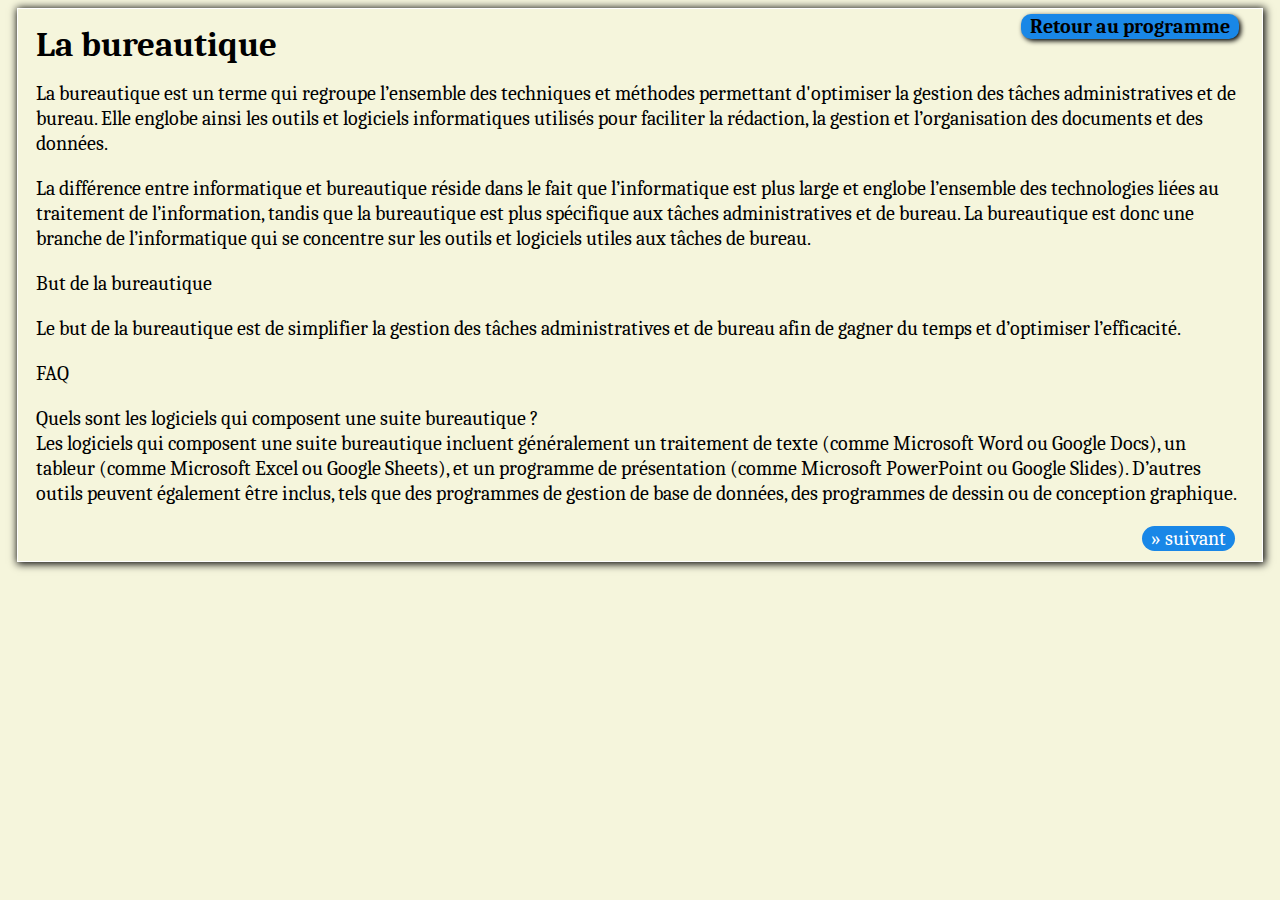
<file: cours_sur_la_bureautique/La_bureautique.html>
<!DOCTYPE html>
<html lang="en">
  <head>
    <meta charset="UTF-8" />
    <meta name="viewport" content="width=device-width, initial-scale=1.0" />
    <link rel="stylesheet" href="bureautique.css" />
    <title>Initiantion à l'informatique</title>
  </head>
  <body>
    <nav>
      <a href="programme.html">Retour au programme</a>
    </nav>
    <h1>La bureautique</h1>
    <p>
      La bureautique est un terme qui regroupe l’ensemble des techniques et
      méthodes permettant d'optimiser la gestion des tâches administratives et
      de bureau. Elle englobe ainsi les outils et logiciels informatiques
      utilisés pour faciliter la rédaction, la gestion et l’organisation des
      documents et des données.
    </p>
    <p>
      La différence entre informatique et bureautique réside dans le fait que
      l’informatique est plus large et englobe l’ensemble des technologies liées
      au traitement de l’information, tandis que la bureautique est plus
      spécifique aux tâches administratives et de bureau. La bureautique est
      donc une branche de l’informatique qui se concentre sur les outils et
      logiciels utiles aux tâches de bureau.
    </p>
    <h2>But de la bureautique</h2>
    <p>
      Le but de la bureautique est de simplifier la gestion des tâches
      administratives et de bureau afin de gagner du temps et d’optimiser
      l’efficacité.
    </p>
    <h3>FAQ</h3>
    <p>
      Quels sont les logiciels qui composent une suite bureautique ?<br />
      Les logiciels qui composent une suite bureautique incluent généralement un
      traitement de texte (comme Microsoft Word ou Google Docs), un tableur
      (comme Microsoft Excel ou Google Sheets), et un programme de présentation
      (comme Microsoft PowerPoint ou Google Slides). D’autres outils peuvent
      également être inclus, tels que des programmes de gestion de base de
      données, des programmes de dessin ou de conception graphique.
    </p>
    <footer>
      <div class="avant">
        <!-- <a href="Introduction.html" class="previous">&laquo; précédent</a> -->
      </div>
      <div class="apres">
        <a href="souris.html" class="next"> &raquo; suivant</a>
      </div>

      <!-- <a href="#" class="previous round">&#8249;</a>
      <a href="#" class="next round">&#8250;</a>

      <p>Sitll working on this<i class="fa-regular fa-hand-point-up"></i></p> -->
    </footer>
  </body>
</html>
</file>
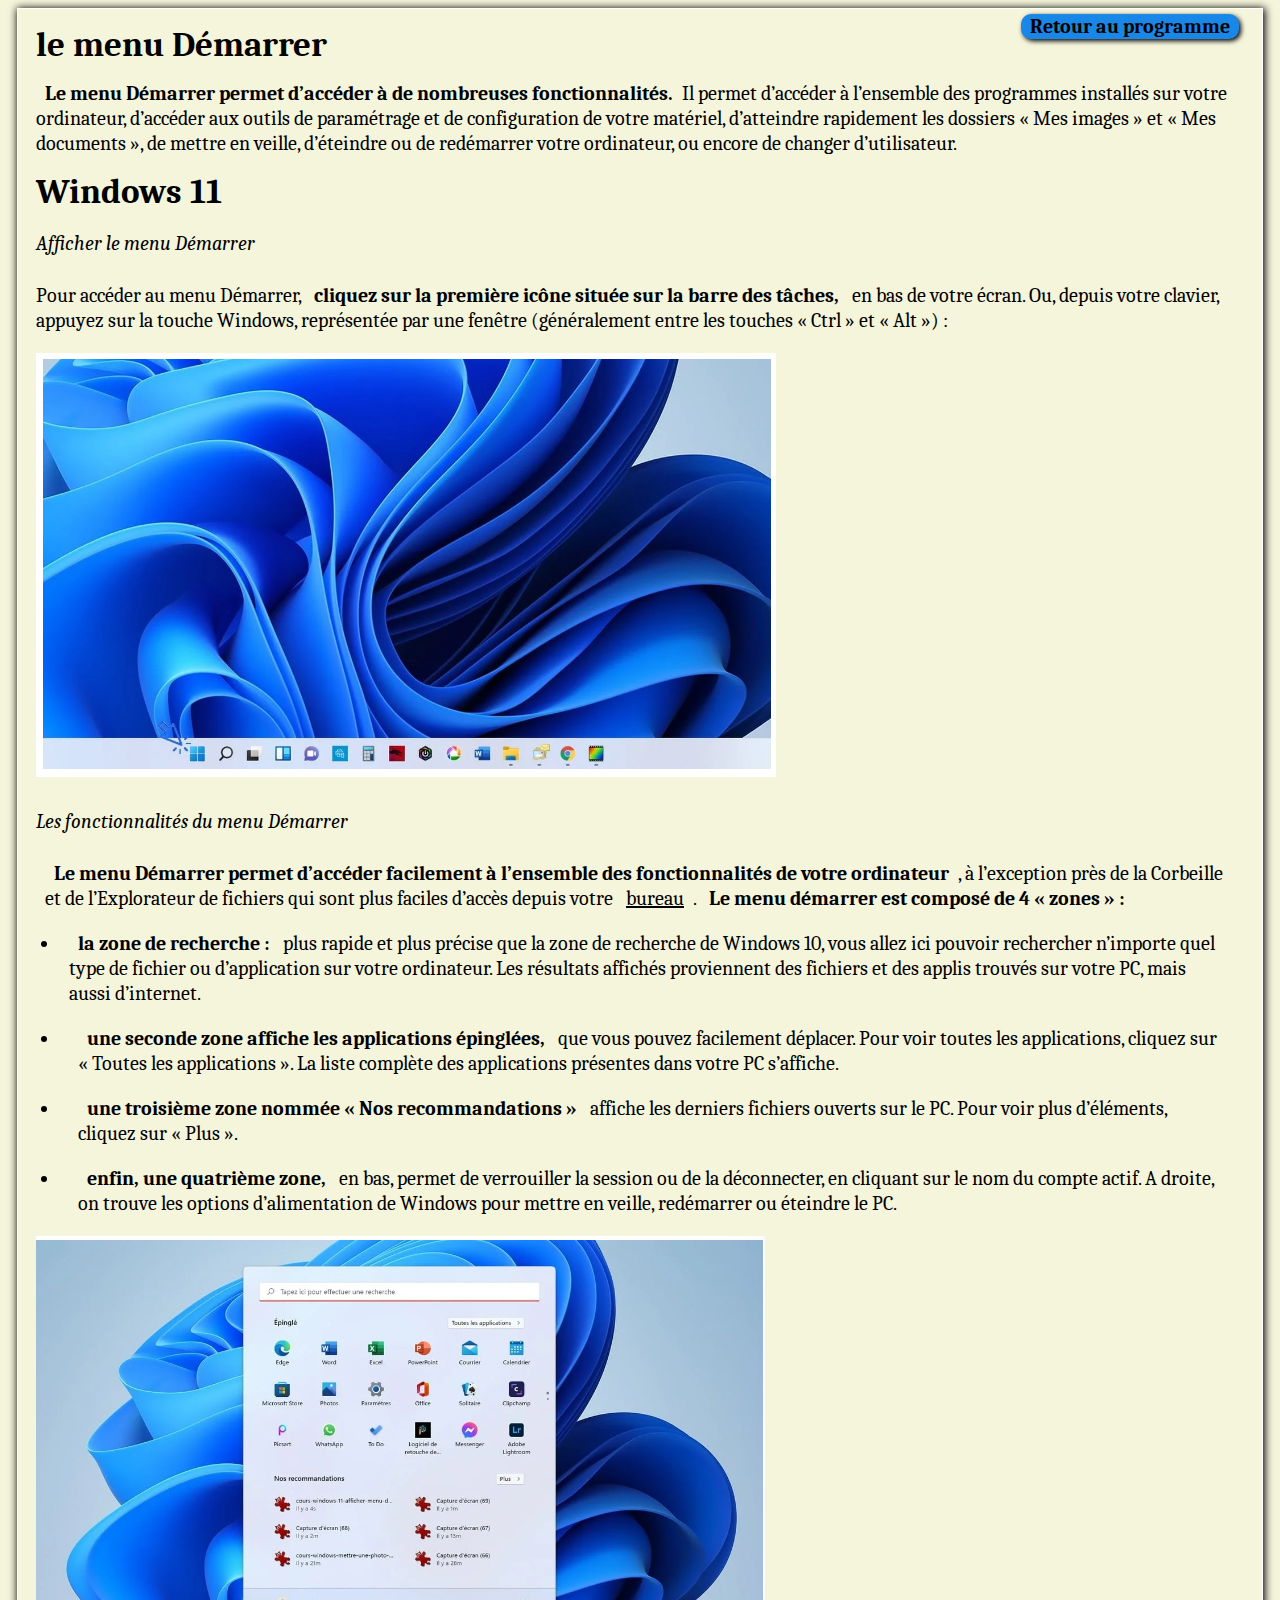
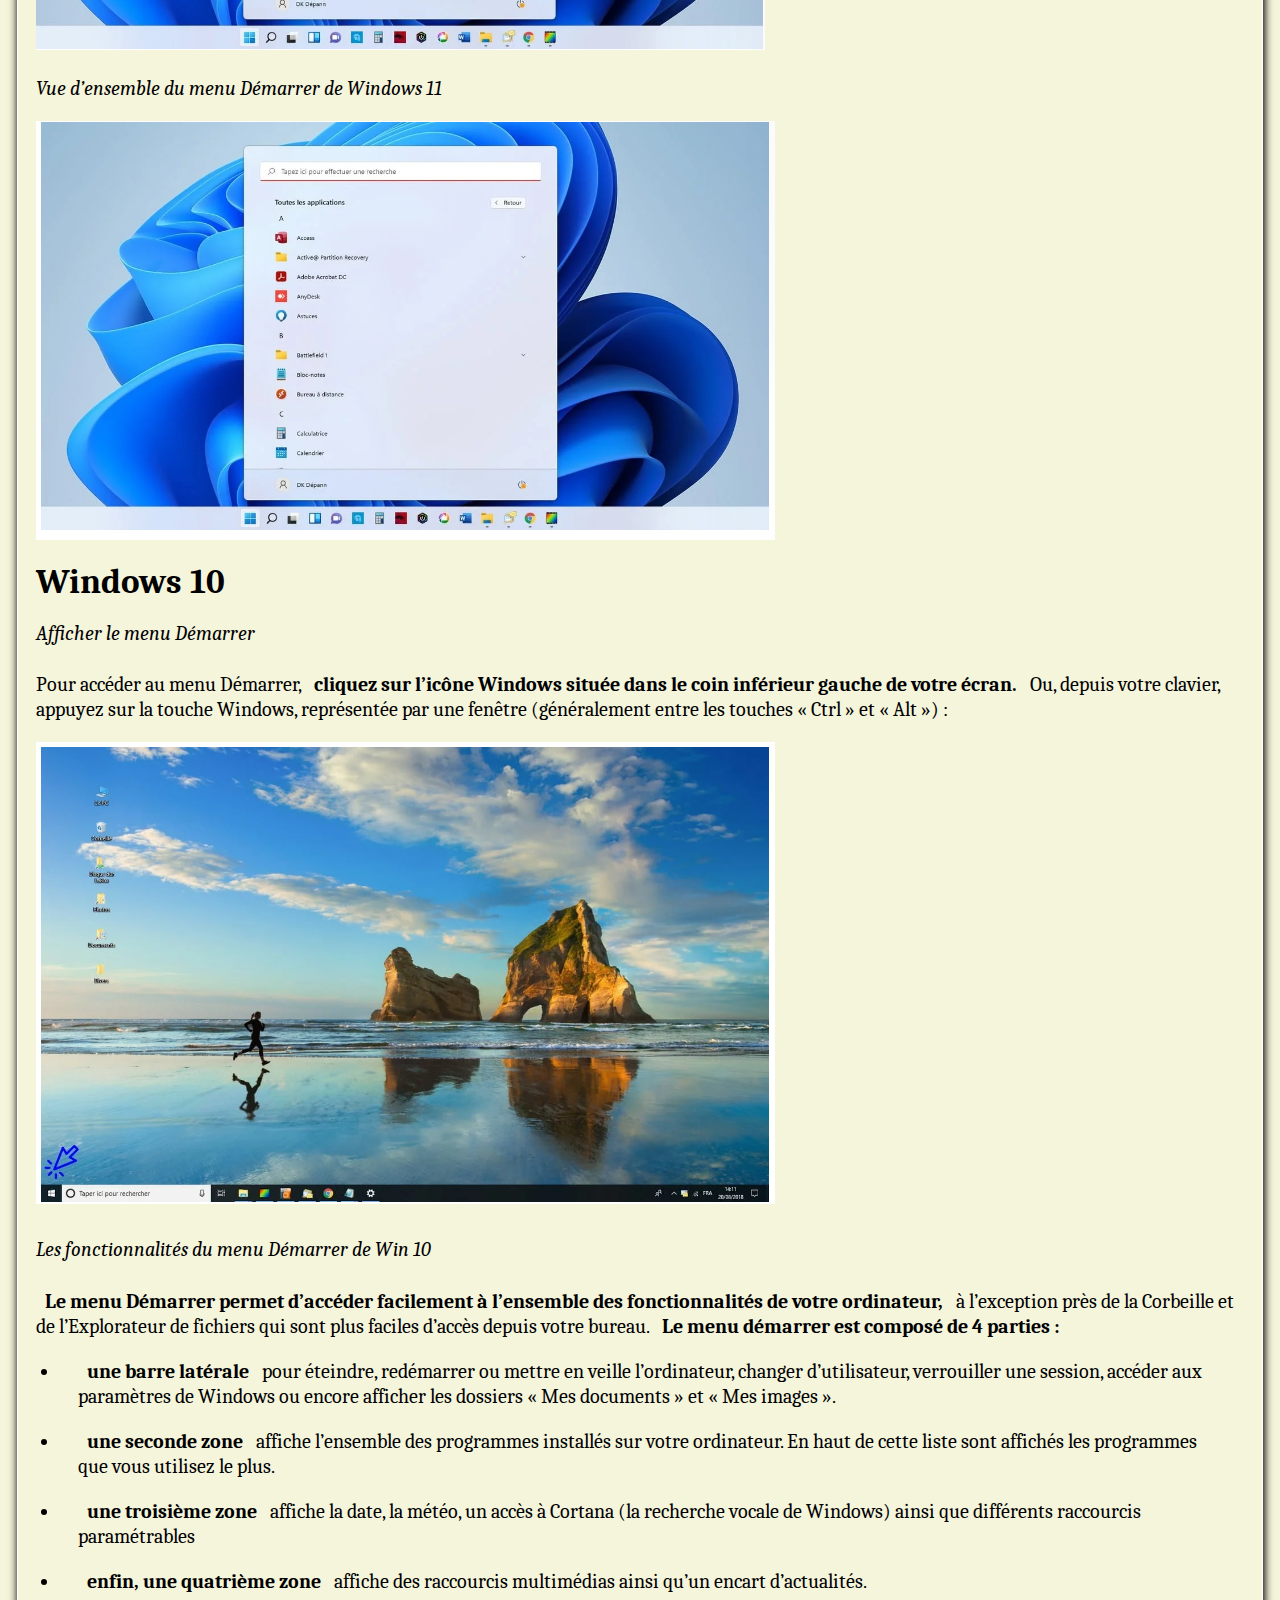
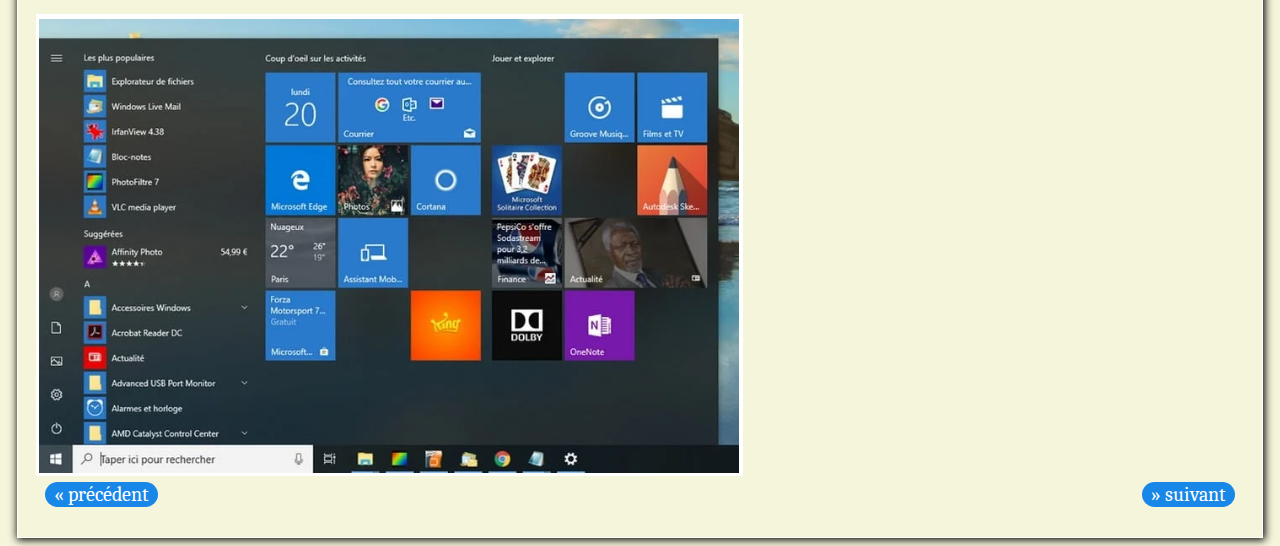
<file: cours_sur_la_bureautique/Menu.html>
<!DOCTYPE html>
<html lang="en">
  <head>
    <meta charset="UTF-8" />
    <meta name="viewport" content="width=device-width, initial-scale=1.0" />
    <link rel="stylesheet" href="bureautique.css" />
    <link
      rel="stylesheet"
      href="https://cdnjs.cloudflare.com/ajax/libs/font-awesome/6.5.2/css/all.min.css"
      integrity="sha512-SnH5WK+bZxgPHs44uWIX+LLJAJ9/2PkPKZ5QiAj6Ta86w+fsb2TkcmfRyVX3pBnMFcV7oQPJkl9QevSCWr3W6A=="
      crossorigin="anonymous"
      referrerpolicy="no-referrer"
    />
    <title>Initiation à l'informatique</title>
  </head>
  <body>
    <nav>
      <a href="programme.html">Retour au programme</a>
    </nav>
    <h1>le menu Démarrer</h1>
    <p>
      <span
        >Le menu Démarrer permet d’accéder à de nombreuses
        fonctionnalités.</span
      >Il permet d’accéder à l’ensemble des programmes installés sur votre
      ordinateur, d’accéder aux outils de paramétrage et de configuration de
      votre matériel, d’atteindre rapidement les dossiers « Mes images » et «
      Mes documents », de mettre en veille, d’éteindre ou de redémarrer votre
      ordinateur, ou encore de changer d’utilisateur.
    </p>
    <h1>Windows 11</h1>
    <h4>Afficher le menu Démarrer</h4>
    <p>
      Pour accéder au menu Démarrer,
      <span>cliquez sur la première icône située sur la barre des tâches,</span>
      en bas de votre écran. Ou, depuis votre clavier, appuyez sur la touche
      Windows, représentée par une fenêtre (généralement entre les touches «
      Ctrl » et « Alt ») :
    </p>
    <img src="images/menu.png" alt="picture" />
    <h4>Les fonctionnalités du menu Démarrer</h4>
    <div class="demarer">
      <p>
        <span
          >Le menu Démarrer permet d’accéder facilement à l’ensemble des
          fonctionnalités de votre ordinateur</span
        >, à l’exception près de la Corbeille et de l’Explorateur de fichiers
        qui sont plus faciles d’accès depuis votre
        <a class="bureau" href="bureau.html">bureau</a>.
        <span>Le menu démarrer est composé de 4 « zones » :</span>
      </p>
      <ul>
        <li>
          <span>la zone de recherche :</span> plus rapide et plus précise que la
          zone de recherche de Windows 10, vous allez ici pouvoir rechercher
          n’importe quel type de fichier ou d’application sur votre ordinateur.
          Les résultats affichés proviennent des fichiers et des applis trouvés
          sur votre PC, mais aussi d’internet.
        </li>
        <li>
          <p>
            <span>une seconde zone affiche les applications épinglées,</span>
            que vous pouvez facilement déplacer. Pour voir toutes les
            applications, cliquez sur « Toutes les applications ». La liste
            complète des applications présentes dans votre PC s’affiche.
          </p>
        </li>
        <li>
          <p>
            <span>une troisième zone nommée « Nos recommandations »</span>
            affiche les derniers fichiers ouverts sur le PC. Pour voir plus
            d’éléments, cliquez sur « Plus ».
          </p>
        </li>
        <li>
          <p>
            <span>enfin, une quatrième zone,</span> en bas, permet de
            verrouiller la session ou de la déconnecter, en cliquant sur le nom
            du compte actif. A droite, on trouve les options d’alimentation de
            Windows pour mettre en veille, redémarrer ou éteindre le PC.
          </p>
        </li>
      </ul>
    </div>
    <img src="images/fonction.png" alt="pic" />
    <p class="italic">Vue d’ensemble du menu Démarrer de Windows 11</p>
    <img src="images/list.png" alt="list pic" />
    <h1>Windows 10</h1>
    <h4>Afficher le menu Démarrer</h4>
    <p>
      Pour accéder au menu Démarrer,
      <span
        >cliquez sur l’icône Windows située dans le coin inférieur gauche de
        votre écran.</span
      >
      Ou, depuis votre clavier, appuyez sur la touche Windows, représentée par
      une fenêtre (généralement entre les touches « Ctrl » et « Alt ») :
      <i class="fa-brands fa-windows fa-2x"></i>
    </p>
    <img src="images/windows10.png" alt="windows" />
    <h4>Les fonctionnalités du menu Démarrer de Win 10</h4>
    <p>
      <span
        >Le menu Démarrer permet d’accéder facilement à l’ensemble des
        fonctionnalités de votre ordinateur,</span
      >
      à l’exception près de la Corbeille et de l’Explorateur de fichiers qui
      sont plus faciles d’accès depuis votre bureau.
      <span>Le menu démarrer est composé de 4 parties :</span>
    </p>
    <div class="demarer">
      <ul>
        <li>
          <p>
            <span>une barre latérale</span> pour éteindre, redémarrer ou mettre
            en veille l’ordinateur, changer d’utilisateur, verrouiller une
            session, accéder aux paramètres de Windows ou encore afficher les
            dossiers « Mes documents » et « Mes images ».
          </p>
        </li>
        <li>
          <p>
            <span>une seconde zone</span> affiche l’ensemble des programmes
            installés sur votre ordinateur. En haut de cette liste sont affichés
            les programmes que vous utilisez le plus.
          </p>
        </li>
        <li>
          <p>
            <span>une troisième zone</span> affiche la date, la météo, un accès
            à Cortana (la recherche vocale de Windows) ainsi que différents
            raccourcis paramétrables
          </p>
        </li>
        <li>
          <p>
            <span>enfin, une quatrième zone</span> affiche des raccourcis multimédias ainsi
            qu’un encart d’actualités.
          </p>
        </li>
      </ul>
    </div>
    <img src="images/écran windows10.png" alt="ecran">
    <footer>
      <!-- <a href="bureautique.html" class="previous">&laquo; Previous</a>
          <a href="bureau.html" class="next">Next &raquo;</a> -->

      <div class="avant">
        <a href="clavier.html" class="previous">&laquo; précédent</a>
      </div>
      <div class="apres">
        <a href="barre_des_tâches.html" class="next"> &raquo; suivant</a>
      </div>
    </footer>
  </body>
</html>
</file>
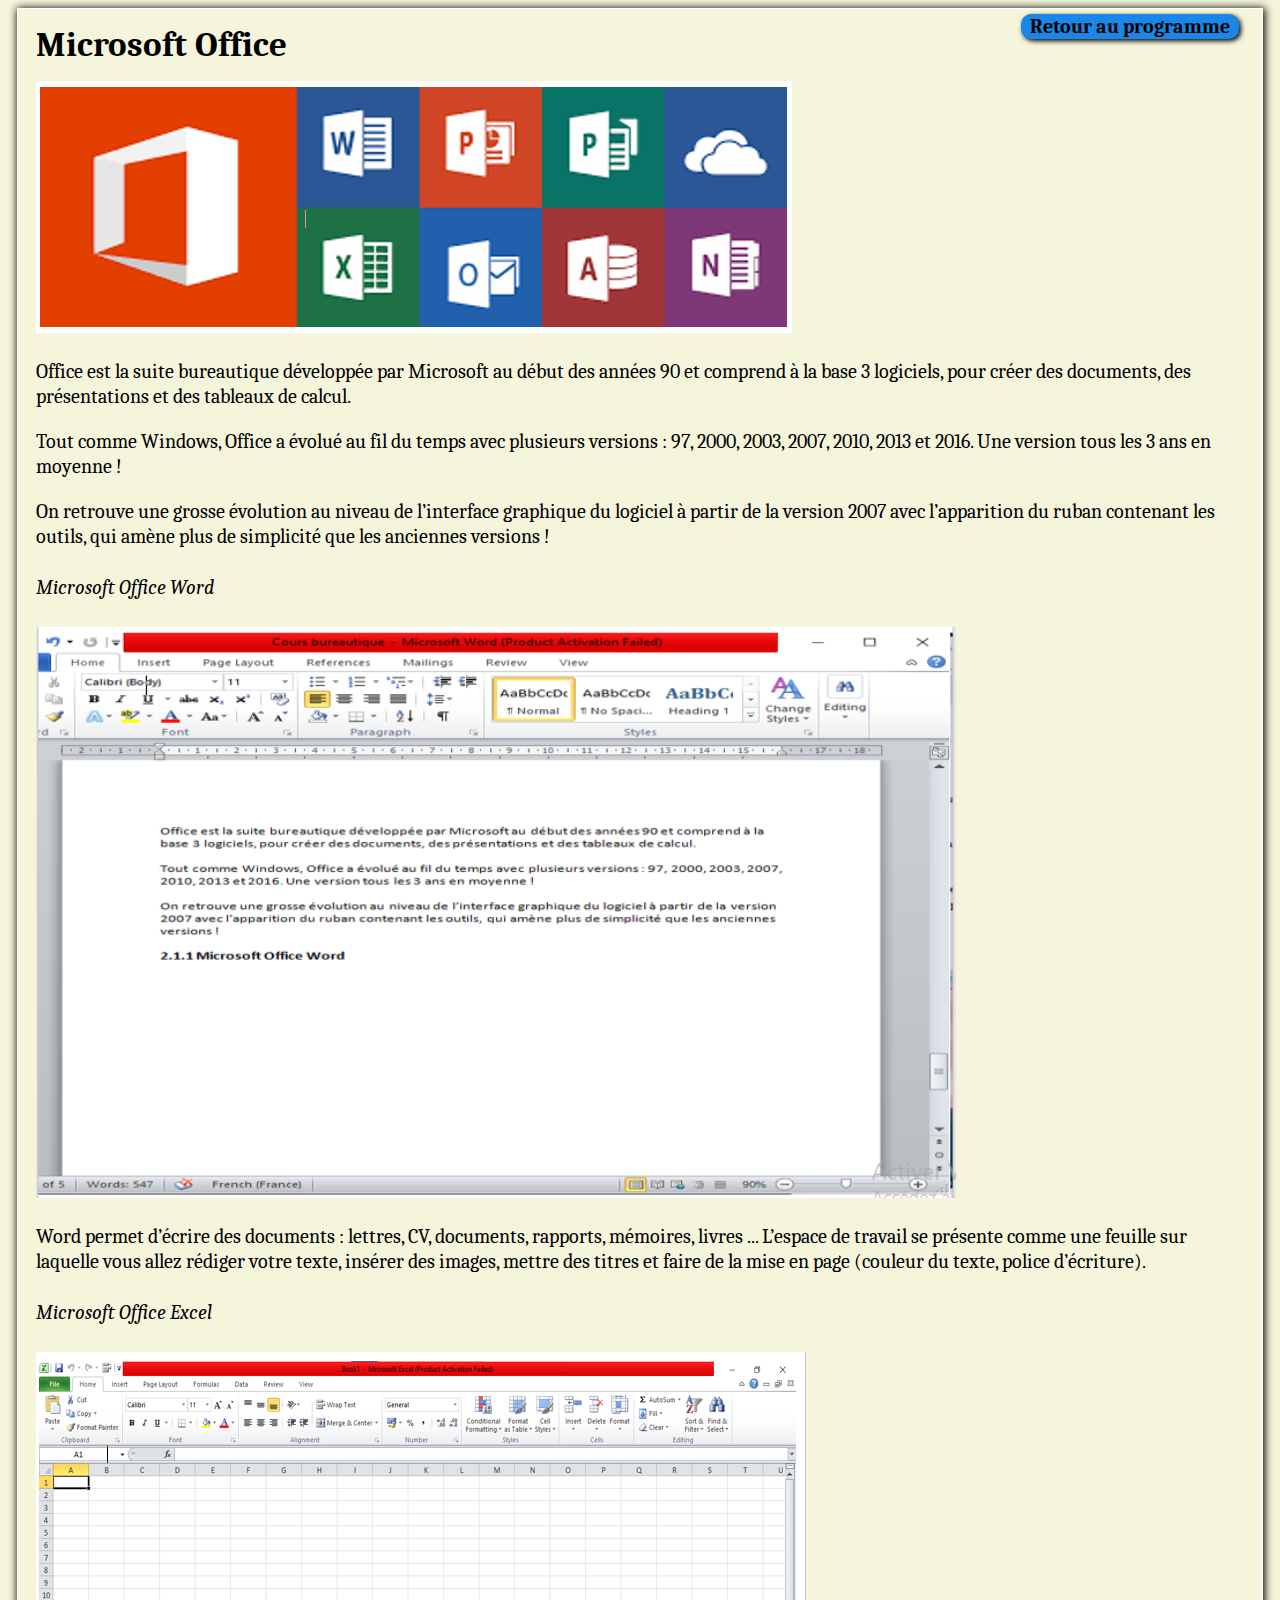
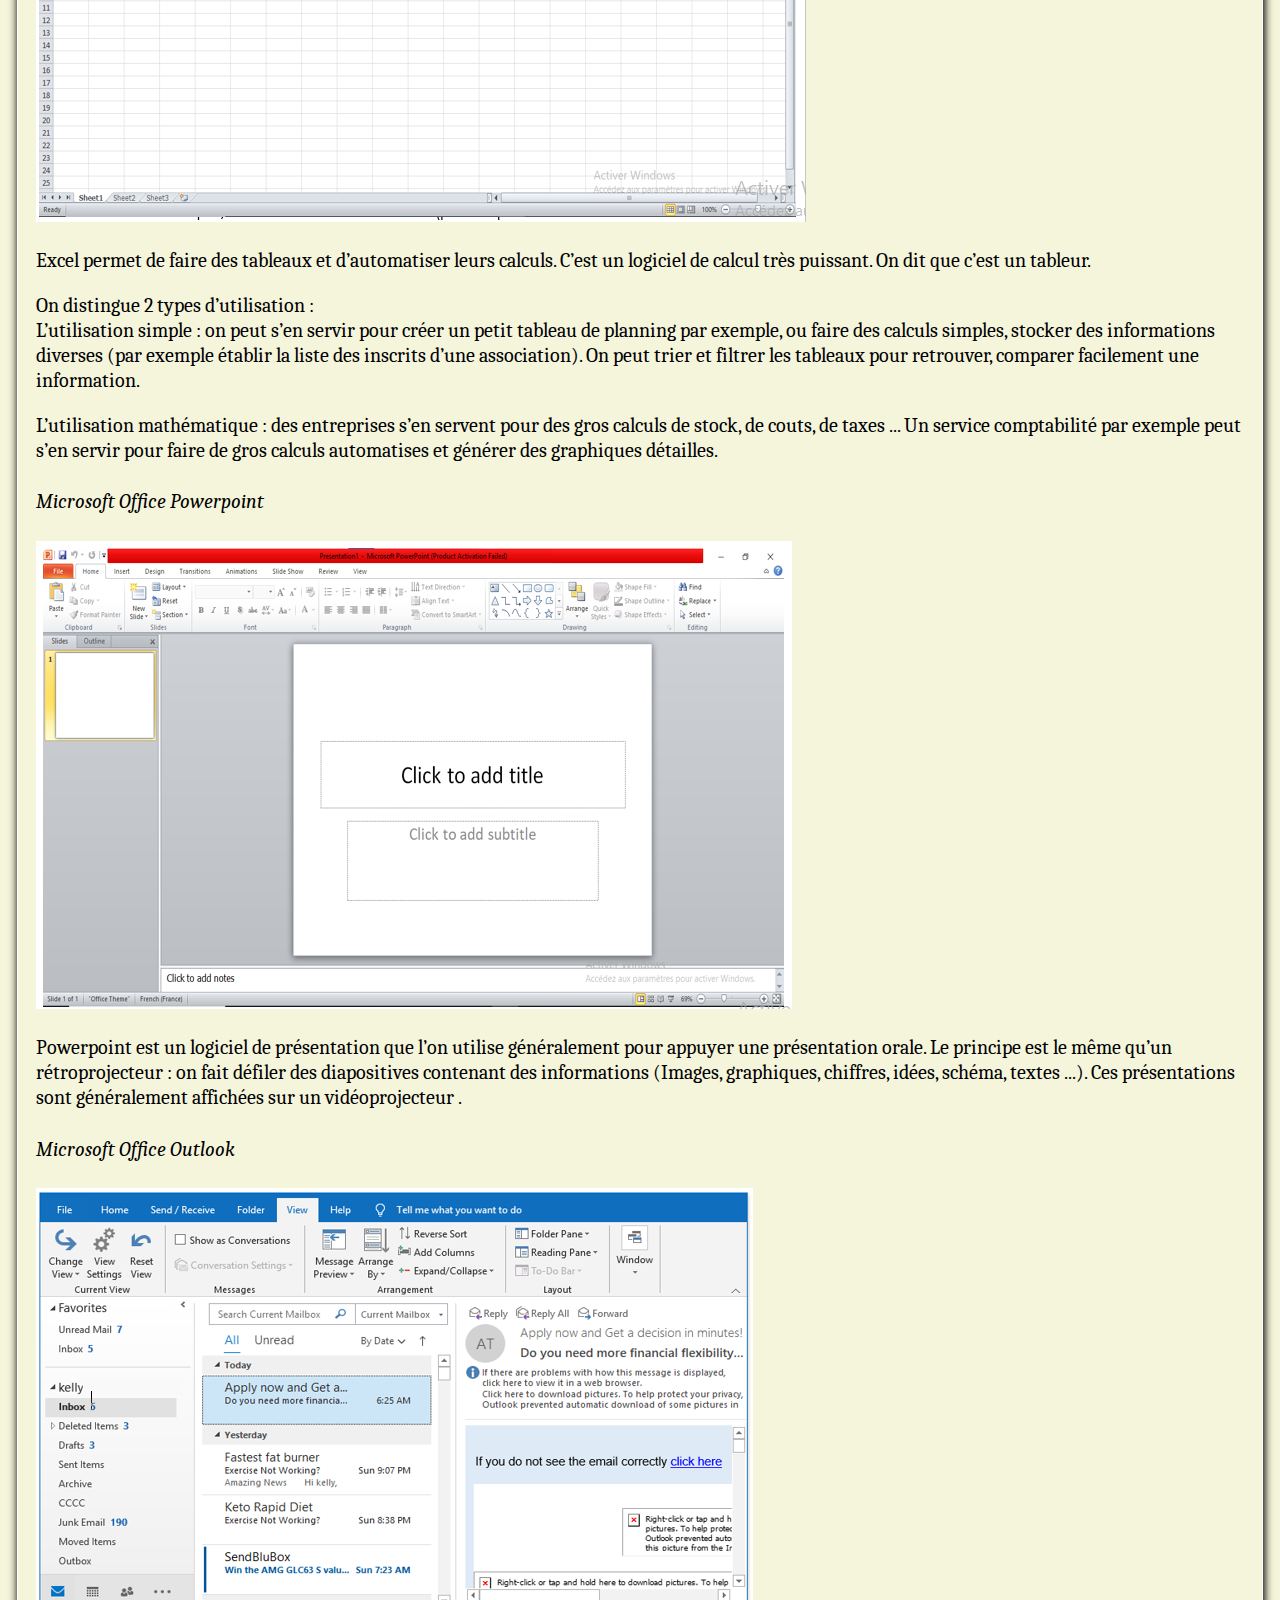
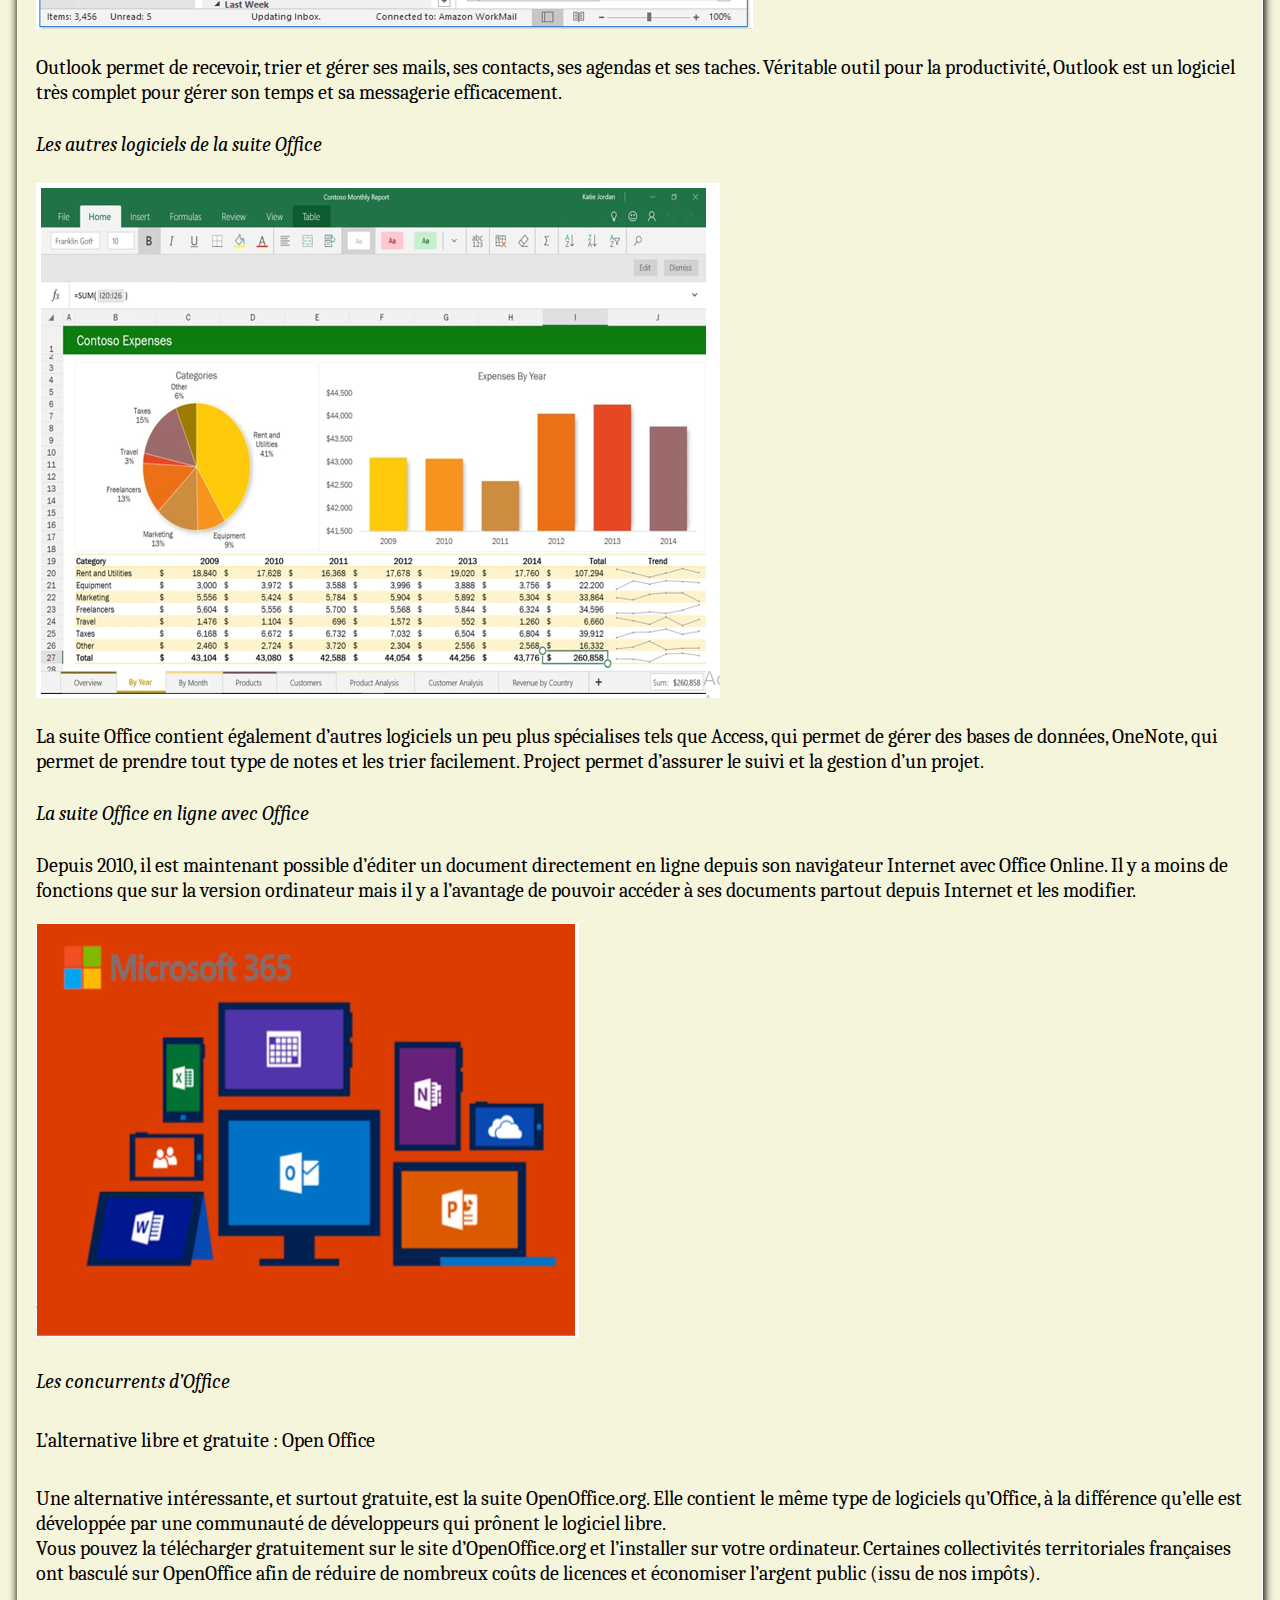
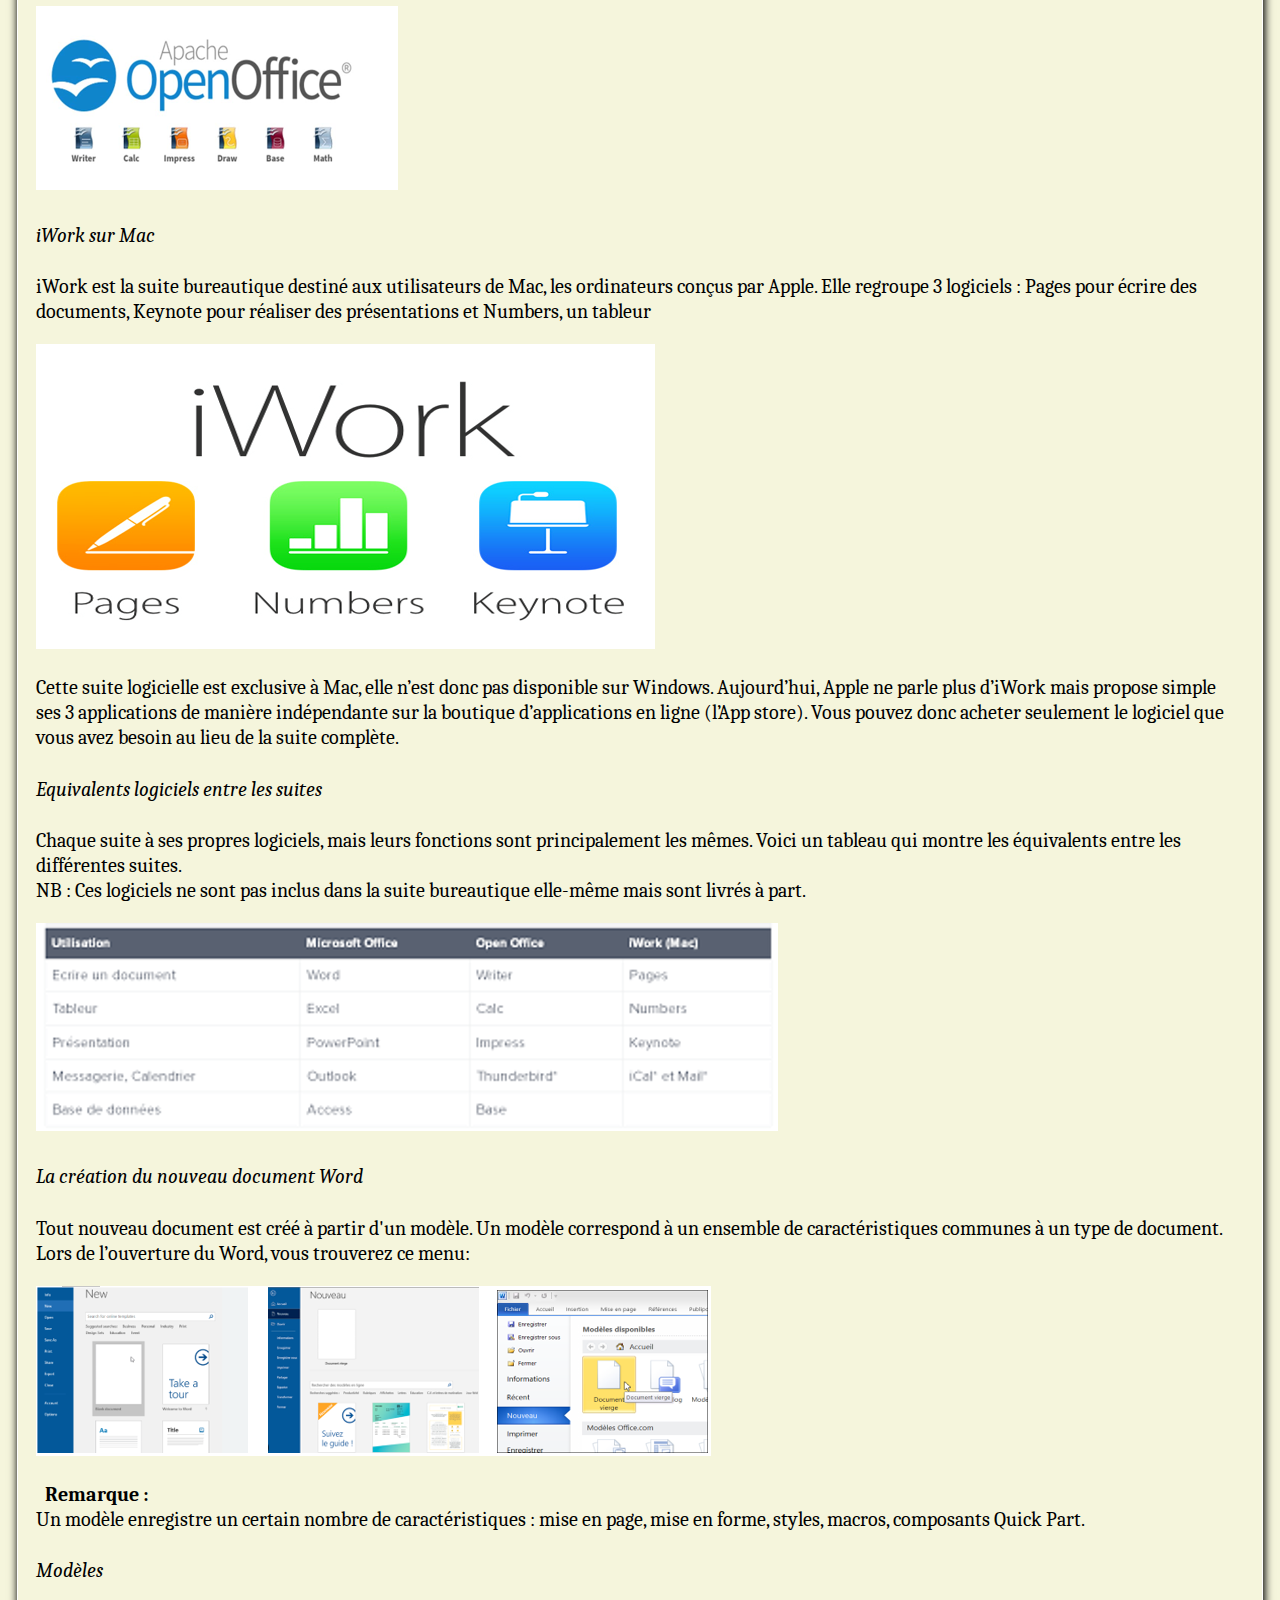
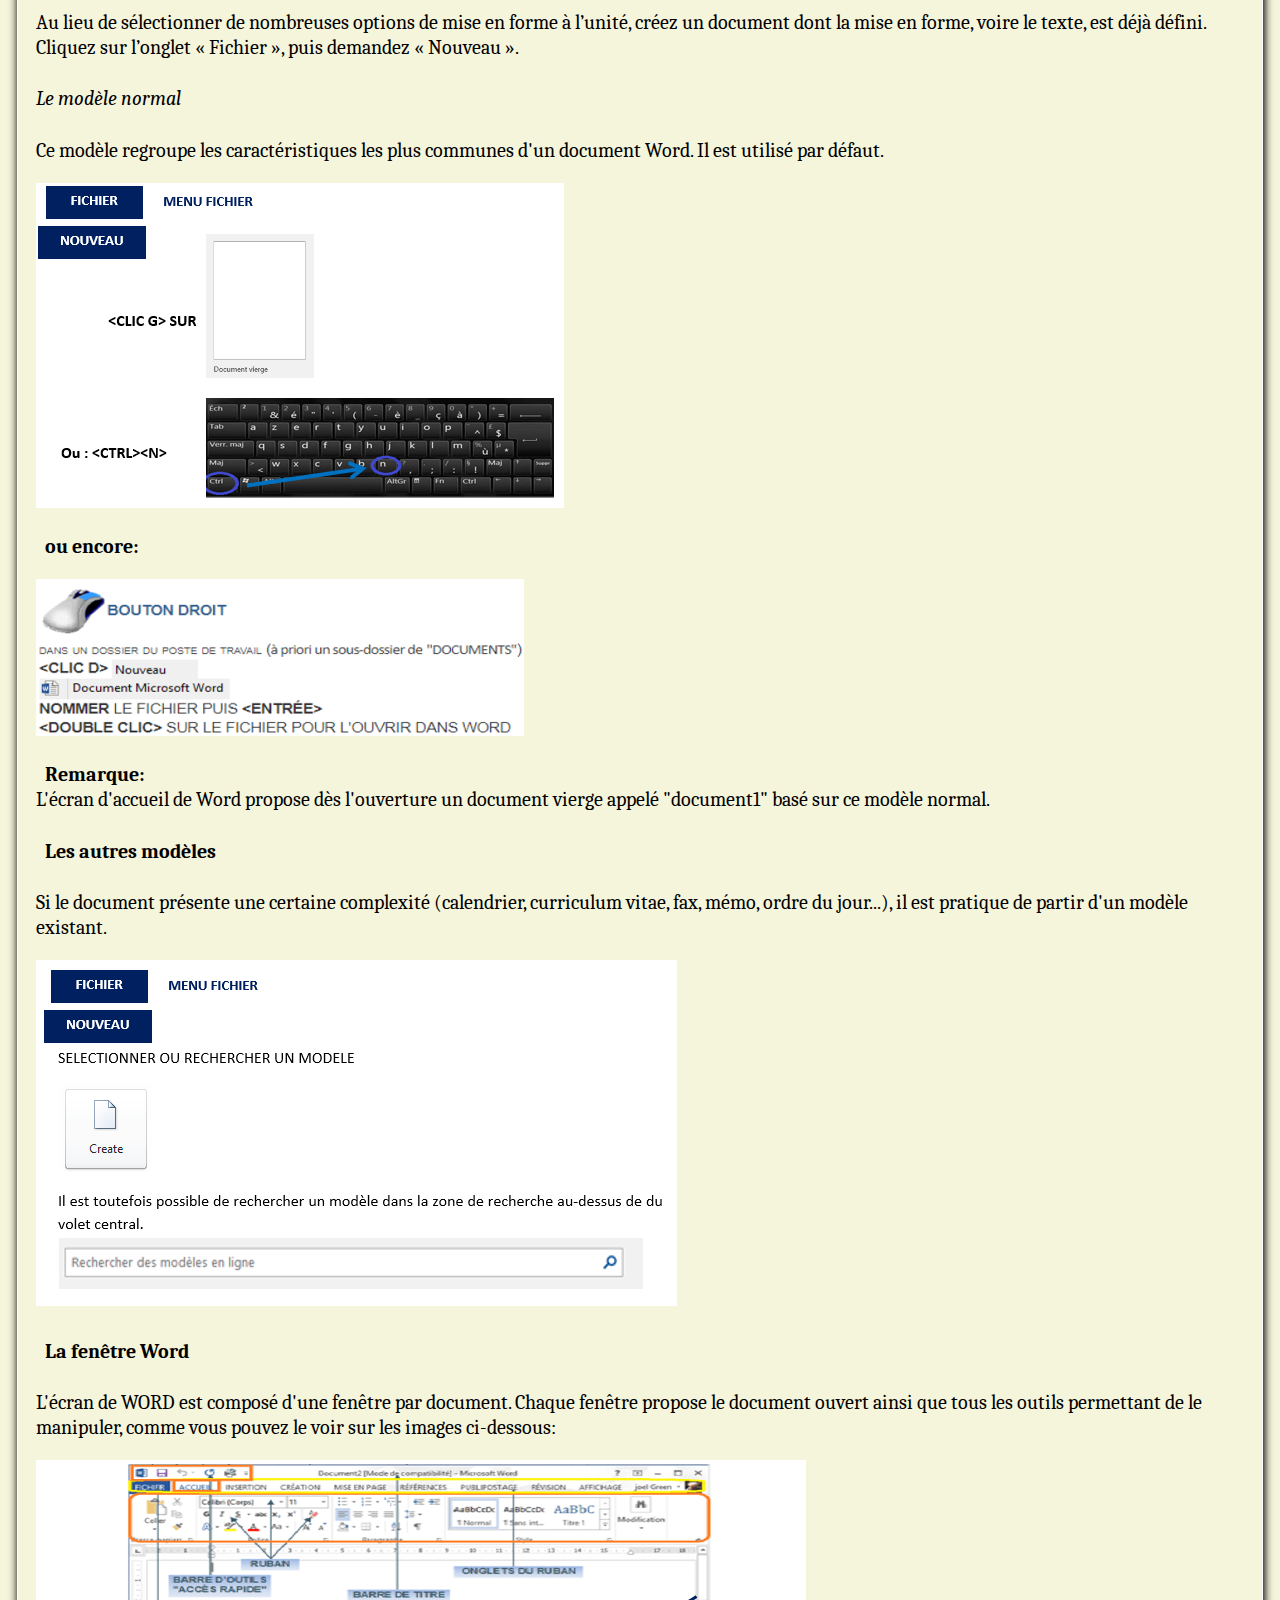
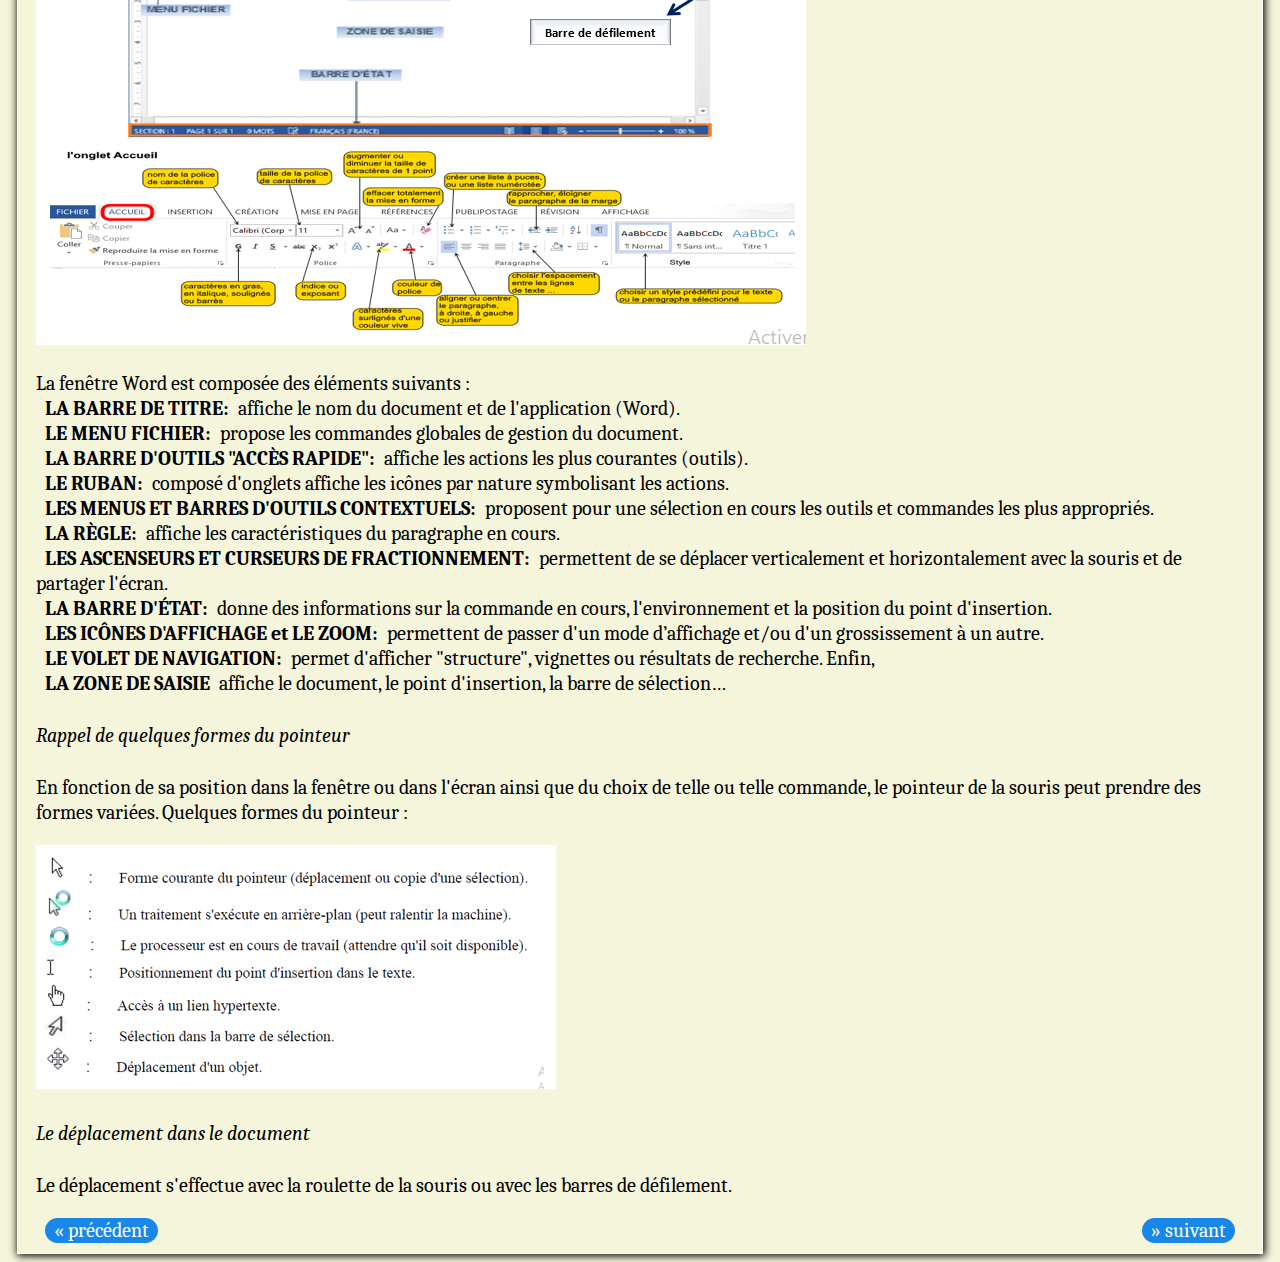
<file: cours_sur_la_bureautique/Microsoft_Office.html>
<!DOCTYPE html>
<html lang="en">
  <head>
    <meta charset="UTF-8" />
    <meta name="viewport" content="width=device-width, initial-scale=1.0" />
    <link rel="stylesheet" href="bureautique.css" />
    <title>Initiation à l'informatique</title>
  </head>
  <body>
    <nav>
      <a href="programme.html">Retour au programme</a>
    </nav>
    <body>
      <h1>Microsoft Office</h1>
      <img
        class="pres"
        src="images/presentation.png"
        alt="presentation de Microsoft"
      />
      <p>
        Office est la suite bureautique développée par Microsoft au début des
        années 90 et comprend à la base 3 logiciels, pour créer des documents,
        des présentations et des tableaux de calcul.
      </p>
      <p>
        Tout comme Windows, Office a évolué au fil du temps avec plusieurs
        versions : 97, 2000, 2003, 2007, 2010, 2013 et 2016. Une version tous
        les 3 ans en moyenne !
      </p>
      <p>
        On retrouve une grosse évolution au niveau de l’interface graphique du
        logiciel à partir de la version 2007 avec l’apparition du ruban
        contenant les outils, qui amène plus de simplicité que les anciennes
        versions !
      </p>
      <h4>Microsoft Office Word</h4>
      <img class="word" src="images/word.png" alt="image de la fenêtre word" />
      <p>
        Word permet d’écrire des documents : lettres, CV, documents, rapports,
        mémoires, livres ... L’espace de travail se présente comme une feuille
        sur laquelle vous allez rédiger votre texte, insérer des images, mettre
        des titres et faire de la mise en page (couleur du texte, police
        d’écriture).
      </p>
      <h4>Microsoft Office Excel</h4>
      <img class="exel" src="images/exel.png" alt="image de la fenêtre Exel" />
      <p>
        Excel permet de faire des tableaux et d’automatiser leurs calculs. C’est
        un logiciel de calcul très puissant. On dit que c’est un tableur.
      </p>
      <p>
        On distingue 2 types d’utilisation : <br />
        L’utilisation simple : on peut s’en servir pour créer un petit tableau
        de planning par exemple, ou faire des calculs simples, stocker des
        informations diverses (par exemple établir la liste des inscrits d’une
        association). On peut trier et filtrer les tableaux pour retrouver,
        comparer facilement une information.
      </p>
      <p>
        L’utilisation mathématique : des entreprises s’en servent pour des gros
        calculs de stock, de couts, de taxes ... Un service comptabilité par
        exemple peut s’en servir pour faire de gros calculs automatises et
        générer des graphiques détailles.
      </p>
      <h4>Microsoft Office Powerpoint</h4>
      <img
        class="point"
        src="images/Powerpoint.png"
        alt="image de Powerpoint"
      />
      <p>
        Powerpoint est un logiciel de présentation que l’on utilise généralement
        pour appuyer une présentation orale. Le principe est le même qu’un
        rétroprojecteur : on fait défiler des diapositives contenant des
        informations (Images, graphiques, chiffres, idées, schéma, textes ...).
        Ces présentations sont généralement affichées sur un vidéoprojecteur .
      </p>
      <h4>Microsoft Office Outlook</h4>
      <img
        class="out"
        src="images/outlook.png"
        alt="iamge de la page outlook"
      />
      <p>
        Outlook permet de recevoir, trier et gérer ses mails, ses contacts, ses
        agendas et ses taches. Véritable outil pour la productivité, Outlook est
        un logiciel très complet pour gérer son temps et sa messagerie
        efficacement.
      </p>
      <h4>Les autres logiciels de la suite Office</h4>
      <img
        class="access"
        src="images/access.png"
        alt="image de la presentation de access"
      />
      <p>
        La suite Office contient également d’autres logiciels un peu plus
        spécialises tels que Access, qui permet de gérer des bases de données,
        OneNote, qui permet de prendre tout type de notes et les trier
        facilement. Project permet d’assurer le suivi et la gestion d’un projet.
      </p>
      <h4>La suite Office en ligne avec Office</h4>
      <p>
        Depuis 2010, il est maintenant possible d’éditer un document directement
        en ligne depuis son navigateur Internet avec Office Online. Il y a moins
        de fonctions que sur la version ordinateur mais il y a l’avantage de
        pouvoir accéder à ses documents partout depuis Internet et les modifier.
      </p>
      <img
        class="office"
        src="images/La suite Office.png"
        alt="image de la suite Office"
      />
      <h4>Les concurrents d’Office</h4>
      <h5>L’alternative libre et gratuite : Open Office</h5>
      <p>
        Une alternative intéressante, et surtout gratuite, est la suite
        OpenOffice.org. Elle contient le même type de logiciels qu’Office, à la
        différence qu’elle est développée par une communauté de développeurs qui
        prônent le logiciel libre. <br />
        Vous pouvez la télécharger gratuitement sur le site d’OpenOffice.org et
        l’installer sur votre ordinateur. Certaines collectivités territoriales
        françaises ont basculé sur OpenOffice afin de réduire de nombreux coûts
        de licences et économiser l’argent public (issu de nos impôts).
      </p>
      <img class="open" src="images/open.png" alt="image d'OpenOffice" />
      <h4>iWork sur Mac</h4>
      <p>
        iWork est la suite bureautique destiné aux utilisateurs de Mac, les
        ordinateurs conçus par Apple. Elle regroupe 3 logiciels : Pages pour
        écrire des documents, Keynote pour réaliser des présentations et
        Numbers, un tableur
      </p>
      <img class="mac" src="images/mac.png" alt="image du logiciel sur mac" />
      <p>
        Cette suite logicielle est exclusive à Mac, elle n’est donc pas
        disponible sur Windows. Aujourd’hui, Apple ne parle plus d’iWork mais
        propose simple ses 3 applications de manière indépendante sur la
        boutique d’applications en ligne (l’App store). Vous pouvez donc acheter
        seulement le logiciel que vous avez besoin au lieu de la suite complète.
      </p>
      <h4>Equivalents logiciels entre les suites</h4>
      <p>
        Chaque suite à ses propres logiciels, mais leurs fonctions sont
        principalement les mêmes. Voici un tableau qui montre les équivalents
        entre les différentes suites. <br />
        NB : Ces logiciels ne sont pas inclus dans la suite bureautique
        elle-même mais sont livrés à part.
      </p>
      <img
        class="suite"
        src="images/suite.png"
        alt="image du logiciel de la suite"
      />
      <h4>La création du nouveau document Word</h4>
      <p>
        Tout nouveau document est créé à partir d'un modèle. Un modèle
        correspond à un ensemble de caractéristiques communes à un type de
        document. Lors de l’ouverture du Word, vous trouverez ce menu:
      </p>
      <img class="fword" src="images/nfe.png" alt="fenêtre word" />
      <p>
        <span>Remarque :<br /> </span>
        Un modèle enregistre un certain nombre de caractéristiques : mise en
        page, mise en forme, styles, macros, composants Quick Part.
      </p>
      <h4>Modèles</h4>
      <p>
        Au lieu de sélectionner de nombreuses options de mise en forme à
        l’unité, créez un document dont la mise en forme, voire le texte, est
        déjà défini. Cliquez sur l’onglet « Fichier », puis demandez « Nouveau
        ».
      </p>
      <h4>Le modèle normal</h4>
      <p>
        Ce modèle regroupe les caractéristiques les plus communes d'un document
        Word. Il est utilisé par défaut.
      </p>
      <img class="menu" src="images/Capture.png" alt="image de la Cature d'ecran" />
      <p><span>ou encore:</span></p>
      <img class="btn" src="images/bouton.png" alt="bouton de la souris" />
      <p>
        <span>Remarque:</span><br />L'écran d'accueil de Word propose dès
        l'ouverture un document vierge appelé "document1" basé sur ce modèle
        normal.
      </p>
      <h4><span>Les autres modèles</span></h4>
      <p>
        Si le document présente une certaine complexité (calendrier, curriculum
        vitae, fax, mémo, ordre du jour...), il est pratique de partir d'un
        modèle existant.
      </p>
      <img class="fichier" src="images/select.png" alt="selectionner" />
      <h4><span>La fenêtre Word</span></h4>
      <p>
        L'écran de WORD est composé d'une fenêtre par document. Chaque fenêtre
        propose le document ouvert ainsi que tous les outils permettant de le
        manipuler, comme vous pouvez le voir sur les images ci-dessous:
      </p>
      <img class="page" src="images/onglet.png" alt="image onglet" />
      <p class="par">
        La fenêtre Word est composée des éléments suivants :<br />
        <span>LA BARRE DE TITRE:</span>affiche le nom du document et de
        l'application (Word).<br />
        <span>LE MENU FICHIER:</span>propose les commandes globales de gestion
        du document. <br />
        <span>LA BARRE D'OUTILS "ACCÈS RAPIDE":</span>affiche les actions les
        plus courantes (outils).<br />
        <span>LE RUBAN:</span>composé d'onglets affiche les icônes par nature
        symbolisant les actions. <br />
        <span>LES MENUS ET BARRES D'OUTILS CONTEXTUELS:</span>proposent pour une
        sélection en cours les outils et commandes les plus appropriés. <br />
        <span>LA RÈGLE:</span>affiche les caractéristiques du paragraphe en
        cours. <br />
        <span>LES ASCENSEURS ET CURSEURS DE FRACTIONNEMENT:</span>permettent de
        se déplacer verticalement et horizontalement avec la souris et de
        partager l'écran. <br />
        <span>LA BARRE D'ÉTAT:</span>donne des informations sur la commande en
        cours, l'environnement et la position du point d'insertion. <br />
        <span>LES ICÔNES D'AFFICHAGE et LE ZOOM:</span>permettent de passer d'un
        mode d’affichage et/ou d'un grossissement à un autre. <br />
        <span>LE VOLET DE NAVIGATION:</span>permet d'afficher "structure",
        vignettes ou résultats de recherche. Enfin, <br />
        <span>LA ZONE DE SAISIE</span>affiche le document, le point d'insertion,
        la barre de sélection…
      </p>
      <h4>Rappel de quelques formes du pointeur</h4>
      <p>
        En fonction de sa position dans la fenêtre ou dans l'écran ainsi que du
        choix de telle ou telle commande, le pointeur de la souris peut prendre
        des formes variées. Quelques formes du pointeur :
      </p>
      <img class="curseur" src="images/curseur.png" alt="image">
      <h4>Le déplacement dans le document</h4>
      <p>Le déplacement s'effectue avec la roulette de la souris ou avec les barres de défilement.</p>
      <footer>
        <!-- <a href="bureautique.html" class="previous">&laquo; Previous</a>
        <a href="bureau.html" class="next">Next &raquo;</a> -->
        <div class="avant">
          <a href="Ecouter_de_la_musique.html" class="previous"
            >&laquo; précédent</a
          >
        </div>
        <div class="apres">
          <a href="La_fenêtre_Word.html" class="next"> &raquo; suivant</a>
        </div>
      </footer>
    </body>
  </body>
</html>
</file>
<file: cours_sur_la_bureautique/bureautique.css>
@import url("https://fonts.googleapis.com/css2?family=Baskervville+SC&family=Caladea:ital,wght@0,400;0,700;1,400;1,700&display=swap");

/* body et souris */
* {
  padding: 0 9px;
  /* margin: 0; */
  background-color: beige;
  font-family: "Caladea", serif;
  font-weight: 400;
  font-style: normal;
  font-size: 20px;
}

body {
  border: 1px solid #fff;
  box-shadow: 1px 1px 8px 1px;
  line-height: 25px;
}

.ordinateur .im {
  display: flex;
}

.composant .image .car {
  width: 500px;
  height: 400px;
}

.composant .image .cockpit {
  width: 400px;
}
.Windows .im img {
  display: flex;
}
.composant .image {
  display: flex;
}

.hard {
  display: flex;
}
.Windows img {
  width: 300px;
  border-radius: 35px;
}

.Windows .clic {
  width: 800px;
}

h1 {
  font-weight: bold;
  font-size: 35px;
}

.avant {
  float: left;
}

.apres {
  float: right;
}
/* fin de body et souris */

/* Page du programme */

.programme h1 {
  text-decoration: underline;
}

nav a {
  float: right;
  text-decoration: none;
  color: #000;
  font-weight: bold;

  margin: 5px;
  border-radius: 10px;
  box-shadow: 2px 2px 5px 0px;
  background-color: #1987e7;
}
h4 {
  font-style: italic;
}

.programme a {
  color: #000;
}

a:hover {
  color: #24adf3;
}
hr {
  background-color: #000;
  border-width: 10px;
  height: 5px;
}

/* fin de la page du programme */

/* Le footer */

footer a {
  display: inline-flex;
  margin-bottom: 10px;
}

footer {
  margin-bottom: 55px;
}
.previous {
  border-radius: 15px;
  color: #fff;
  text-decoration: none;
  background-color: #1987e7;
}

.next {
  border-radius: 15px;
  color: #fff;
  text-decoration: none;
  background-color: #1987e7;
}
/* fin du footer */

/* la page du clavier */
.clavier {
  line-height: 5px;
  margin-left: 25px;
}

.bold {
  font-weight: bold;
}

.decouvrir img {
  float: left;
}

.decouvrir {
  float: right;
}

.decouvrir p {
  padding: 55px 400px;
  font-style: italic;
}

.red {
  color: #d65600;
}

span {
  font-weight: bold;
}

.black {
  color: #000;
}

.touche img {
  float: right;
  margin-right: 400px;
}

.tech {
  line-height: 5px;
  margin-left: 20px;
}

.ponctuation {
  line-height: 5px;
  margin-left: 13px;
}

.majuscule {
  line-height: 5px;
  margin-left: 13px;
}

.line {
  line-height: 22px;
}

.tabulation {
  margin-left: 13px;
}

.ctrl {
  line-height: 8px;
  margin-left: 19px;
}

.wrap {
  display: flex;
  line-height: 8px;
  margin-bottom: 20px;
}

* {
  /* border: 1px solid; */
}
/* fin de la page du clavier */

/* page de la presentation de microsoft */

.word {
  width: 75%;
}

/* fin de la page de la presentation de microsoft */

/* page du menu demarer */
.bureau {
  color: #000;
}

.demarer li {
  margin-left: 15px;
}

.italic {
  font-style: italic;
}
/* fin de la page du menu demarer */
/* page de la barre de taches */
.modifier {
  display: flex;
}

.modifier img {
  /* width: 500px; */
}
/* fin de la page de la barre de taches */

/* Le responsive */

@media screen and (max-width: 900px) {
  /* code pour la souris */

  .Windows img {
    width: 200px;
  }

  .Windows .clic {
    width: 400px;
  }

  p,
  h2 {
    font-size: 19px;
  }

  h1 {
    font-size: 30px;
  }
}
/*fin du code pour la souris */

/* code pour le clavier */
@media screen and (max-width: 700px) {
  .clavier {
    display: inline-block;
    line-height: 20px;
  }

  .composant .image {
    display: grid;
    grid-template-columns: 1fr;
    gap: 10px;
  }

  .composant .image .phone, .voiture{
    width: 200px;
  }
.ordinateur .im img{
  /* width: 150px; */
  /* height: 50%; */
}

/* .ordinateur .im{
  display: grid;
  width: 70%;
  grid-template-columns: 1fr ;
} */
  .Windows p{
    font-size: 15px;
  }
  .composant .image .cockpit{
    width: 200px;
  }
  p {
    font-size: 19px;
  }

  ul li {
    font-size: 15px;
  }

  nav a {
    font-size: 12px;
  }
  h1 {
    font-size: 18px;
  }
  h4 {
    font-size: 16px;
  }

  ol li {
    font-size: 15px;
  }

  h5 {
    font-size: 15px;
  }
  span {
    font-size: 15px;
  }

  img {
    width: 250px;
  }

  .touche img {
    /* width: 200px; */
    float: left;
  }

  .tech p {
    line-height: normal;
  }

  .ponctuation {
    line-height: normal;
  }

  .majuscule {
    line-height: normal;
  }

  .ctrl p {
    line-height: normal;
  }

  .alt p {
    line-height: normal;
  }

  .wrap p {
    /* width: 100px; */
    padding: 0;
    font-size: 18px;
  }

  .wrap {
    display: grid;
  }

  /*fin du code pour le clavier */
}

/* code du microsoft office */
@media screen and (max-width: 400px) {
  /* suite de la page de la souris */
  .ordinateur .im{
    display: grid;
    width: 98%;
    /* grid-template-columns: 1fr ; */
  }
  
  .hard{
    display: grid;
  }
  /* fin de la suite de la page de la souris */
  
  .pres {
    width: 250px;
  }

  .exel {
    width: 250px;
  }

  .point {
    width: 250px;
  }

  .out {
    width: 250px;
  }

  .access {
    width: 250px;
  }

  .office {
    width: 250px;
  }

  .open {
    width: 250px;
  }

  .mac {
    width: 250px;
  }

  .suite {
    width: 250px;
  }
  .fword {
    width: 250px;
  }
  .menu {
    width: 250px;
  }
  .btn {
    width: 250px;
  }
  .fichier {
    width: 250px;
  }
  .page {
    width: 250px;
  }
  .par span {
    font-size: 19px;
  }
  .curseur {
    width: 250px;
  }
  /* fin du code du microsoft office */

  /* page de la barre de tâche */
  .modifier {
    display: grid;
  }

  .modifier img {
    width: 230 px;
  }
  /* fin page de la barre de tâche */
}
</file>
